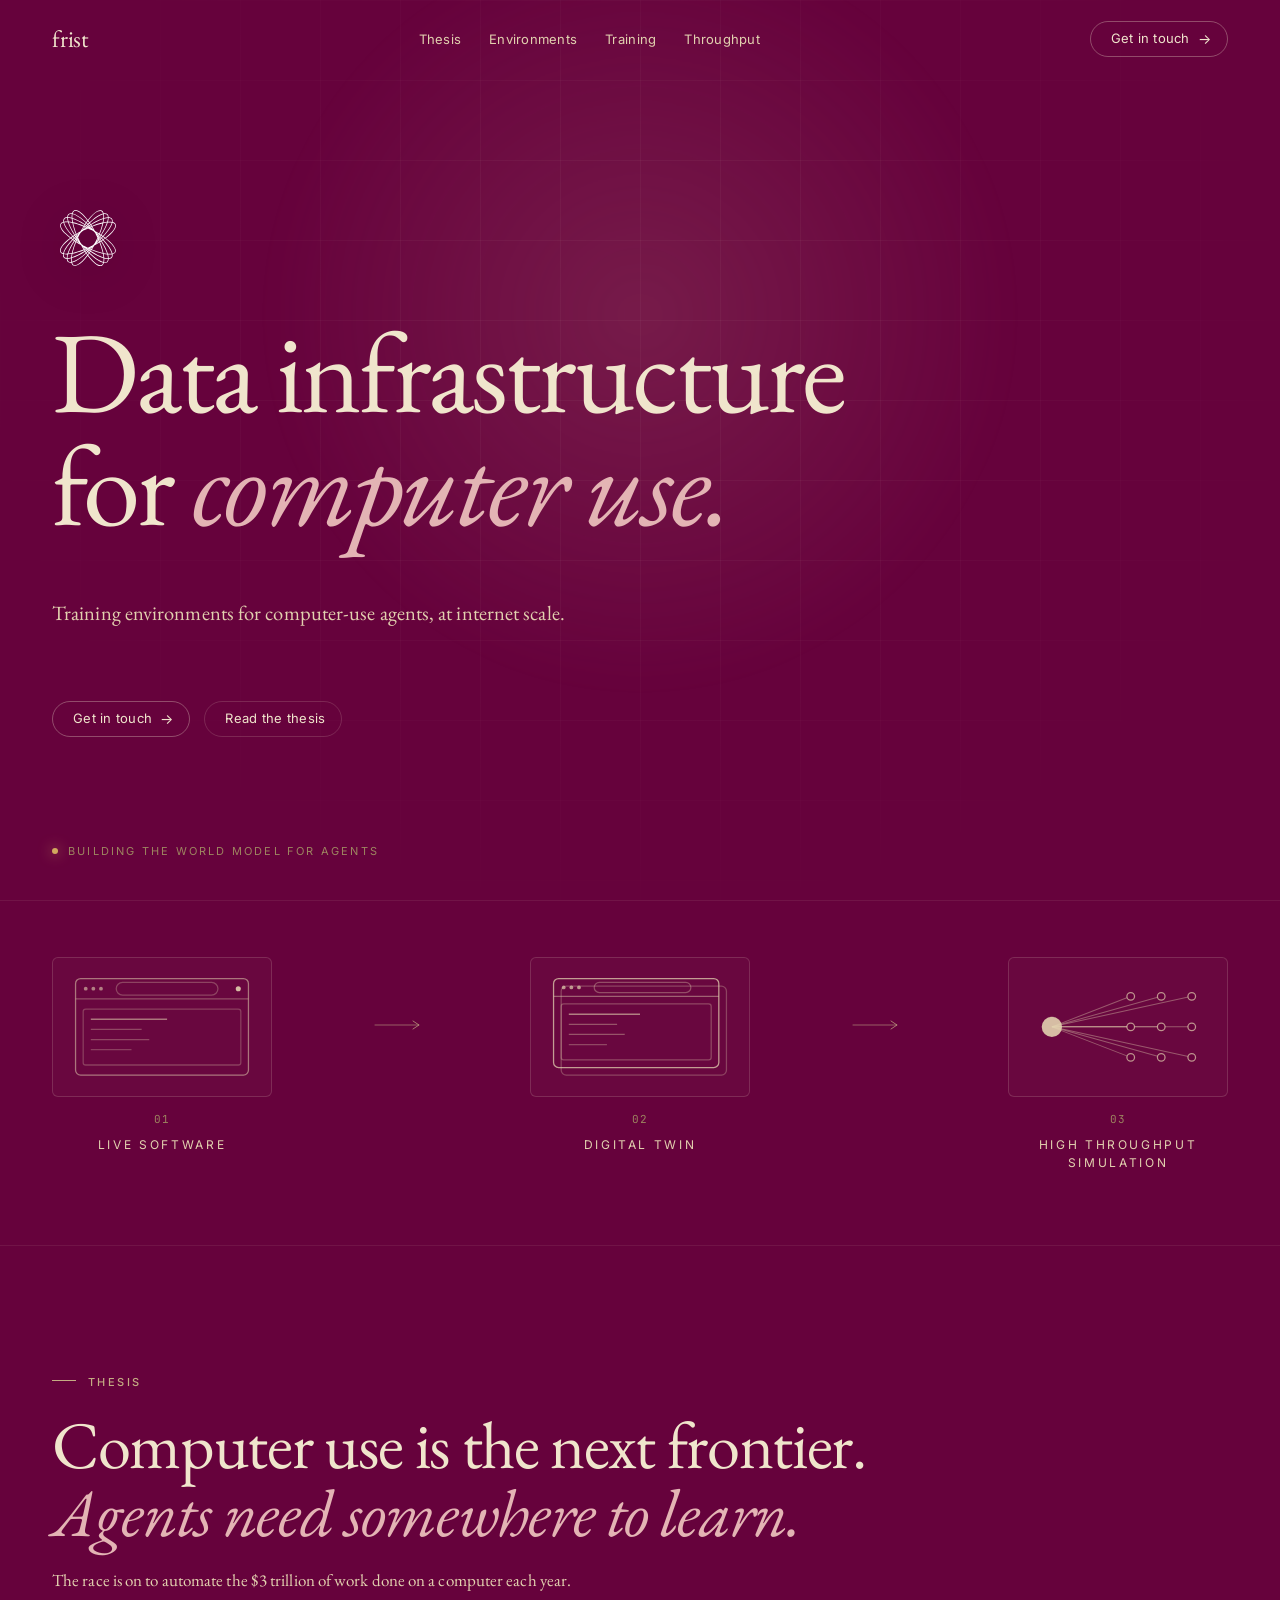
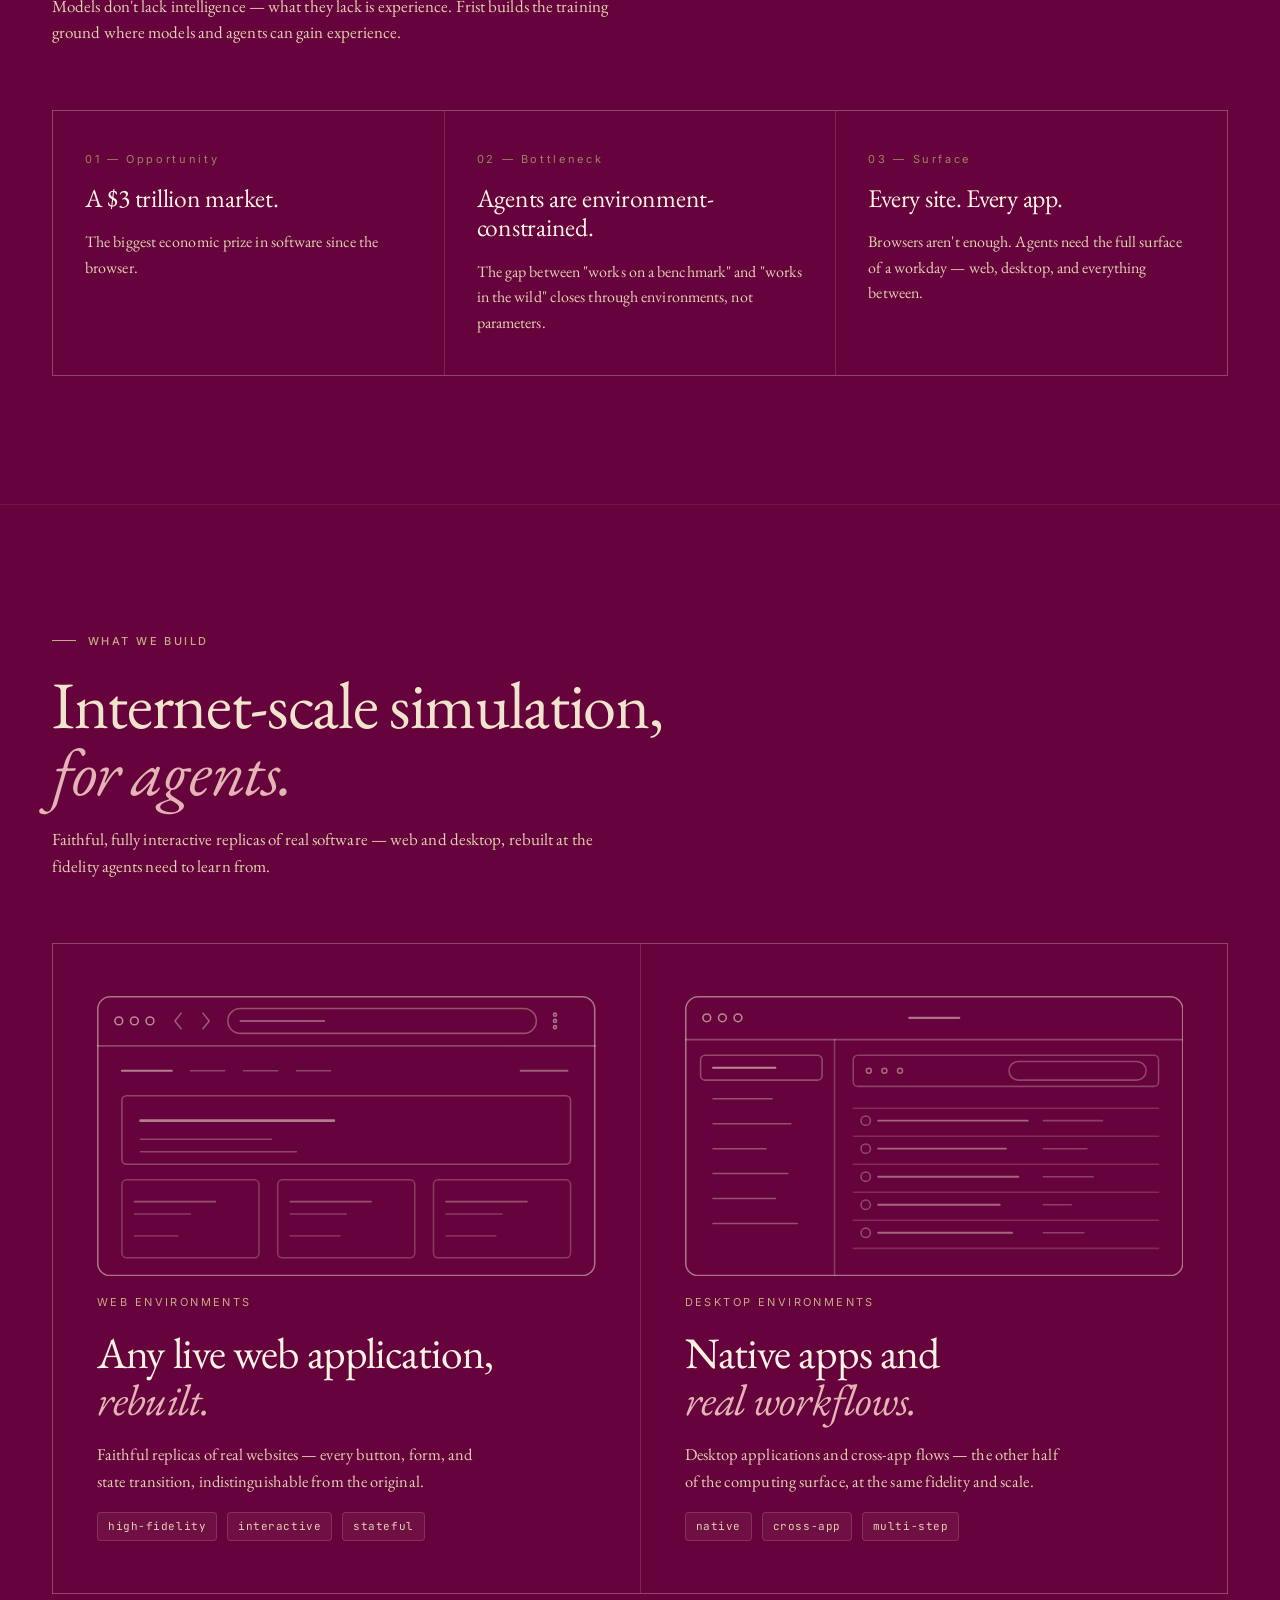
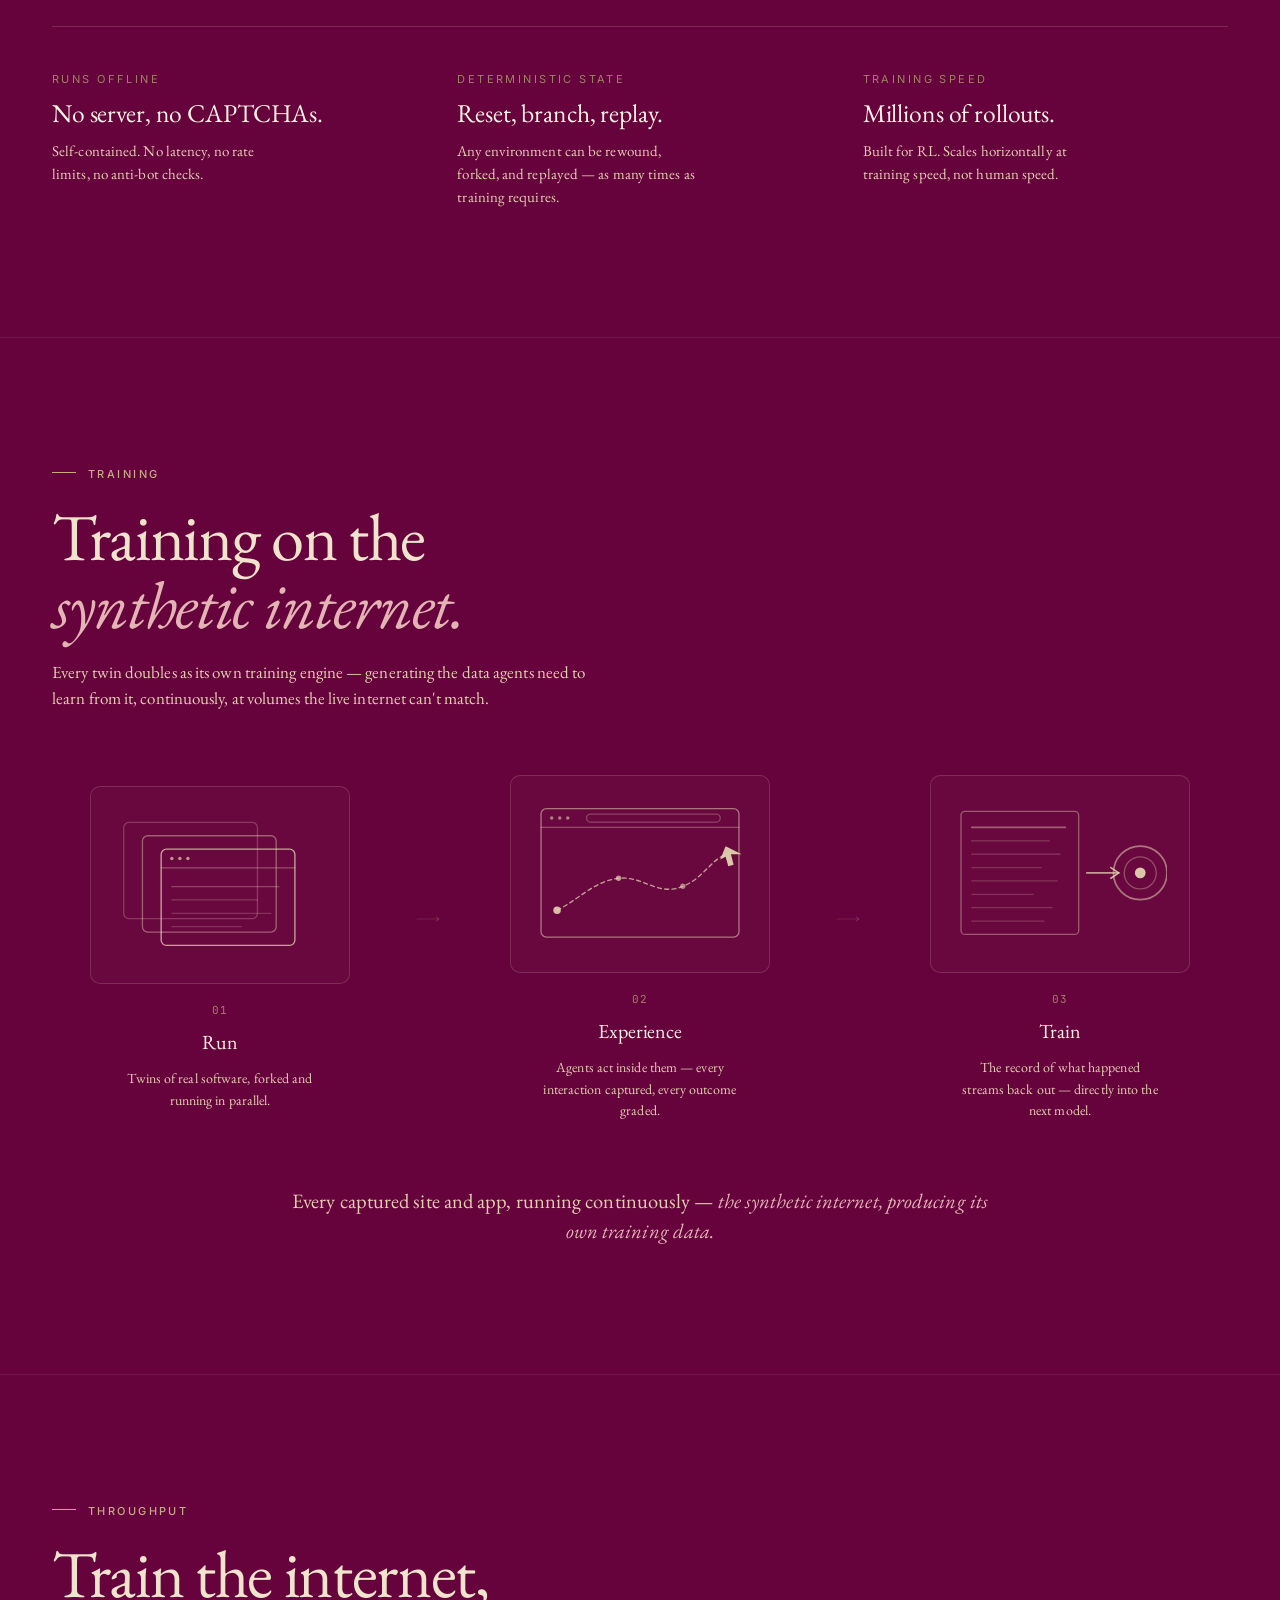
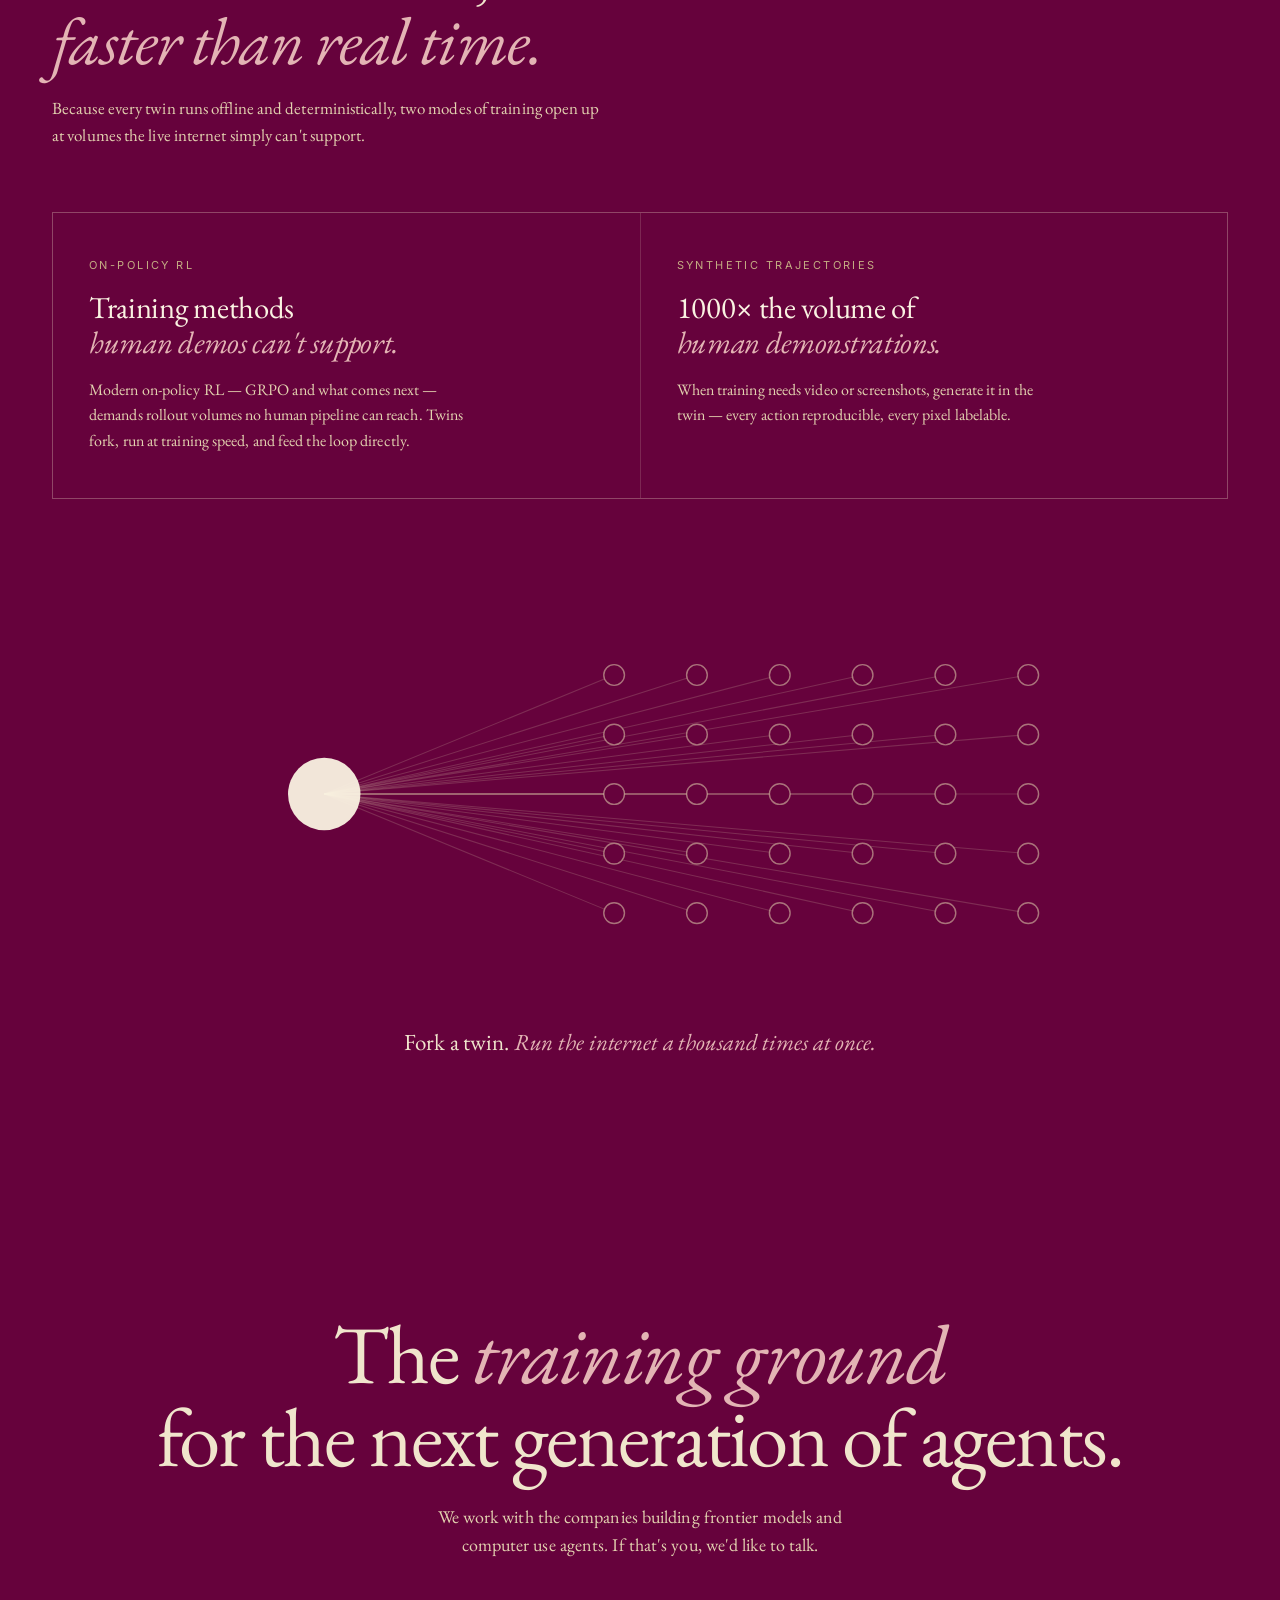
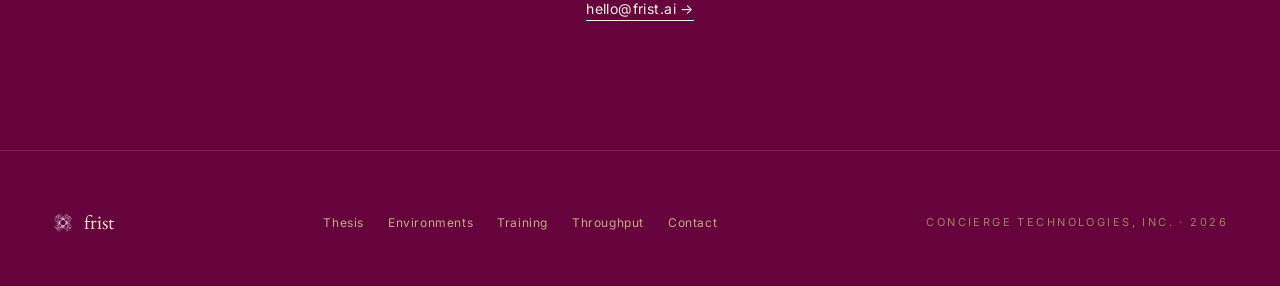
<file: index.html>
<!doctype html>
<html lang="en">
<head>
  <meta charset="utf-8" />
  <meta name="viewport" content="width=device-width, initial-scale=1" />
  <title>Frist — Data infrastructure for computer use</title>
  <meta name="description" content="Frist builds interactive replicas of real websites and desktop apps at internet scale — training environments where computer-use agents learn to operate real software." />
  <meta name="theme-color" content="#66023C" />

  <link rel="icon" type="image/svg+xml" href="assets/favicon.svg" />
  <link rel="mask-icon" href="assets/logo.svg" color="#66023C" />
  <link rel="apple-touch-icon" href="assets/favicon.svg" />
  <link rel="preconnect" href="https://fonts.googleapis.com" />
  <link rel="preconnect" href="https://fonts.gstatic.com" crossorigin />
  <link href="https://fonts.googleapis.com/css2?family=EB+Garamond:ital,wght@0,400;0,500;1,400&family=Inter:wght@400;500;600&family=JetBrains+Mono:wght@400;500&display=swap" rel="stylesheet" />

  <link rel="stylesheet" href="styles.css" />
</head>
<body>

  <!-- ============ NAV ============ -->
  <header class="nav" id="nav">
    <div class="container nav__inner">
      <a href="#top" class="nav__brand" aria-label="Frist home">
        <span>frist</span>
      </a>
      <nav class="nav__links" aria-label="Primary">
        <a href="#thesis" class="nav__link">Thesis</a>
        <a href="#environments" class="nav__link">Environments</a>
        <a href="#synthetic-internet" class="nav__link">Training</a>
        <a href="#throughput" class="nav__link">Throughput</a>
      </nav>
      <a href="#contact" class="btn">
        Get in touch <span class="arrow">→</span>
      </a>
    </div>
  </header>

  <!-- ============ HERO ============ -->
  <section class="hero" id="top">
    <div class="hero__grid"></div>
    <div class="hero__glow"></div>
    <div class="container hero__inner">
      <img class="hero__mark" src="assets/logo.svg" alt="Frist mark" data-reveal />
      <h1 class="hero__title" data-reveal style="--reveal-delay:80ms;">
        Data infrastructure<br />for <em>computer use.</em>
      </h1>
      <p class="hero__sub" data-reveal style="--reveal-delay:160ms;">
        Training environments for computer-use agents, at internet scale.
      </p>
      <div class="hero__cta" data-reveal style="--reveal-delay:240ms;">
        <a href="#contact" class="btn">Get in touch <span class="arrow">→</span></a>
        <a href="#thesis" class="btn btn--ghost">Read the thesis</a>
      </div>
    </div>
    <div class="container hero__meta">
      <div class="hero__meta-item">
        <span class="hero__meta-dot" aria-hidden="true"></span>
        <span>Building the world model for agents</span>
      </div>
    </div>
  </section>

  <!-- ============ PROCESS STRIP ============ -->
  <section class="process" aria-label="How it works">
    <div class="container">
      <ol class="process__flow">
        <li class="process__step" data-reveal>
          <div class="process__viz" aria-hidden="true">
            <svg viewBox="0 0 140 80" fill="none" stroke="currentColor" stroke-width="1" stroke-linejoin="round">
              <rect x="2" y="2" width="136" height="76" rx="4" opacity="0.55"/>
              <line x1="2" y1="18" x2="138" y2="18" opacity="0.35"/>
              <circle cx="10" cy="10" r="1.5" fill="currentColor" stroke="none" opacity="0.6"/>
              <circle cx="16" cy="10" r="1.5" fill="currentColor" stroke="none" opacity="0.6"/>
              <circle cx="22" cy="10" r="1.5" fill="currentColor" stroke="none" opacity="0.6"/>
              <rect x="34" y="5" width="80" height="10" rx="5" opacity="0.3"/>
              <rect x="8" y="26" width="124" height="44" rx="2" opacity="0.28"/>
              <line x1="14" y1="34" x2="74" y2="34" opacity="0.55" stroke-width="1.2"/>
              <line x1="14" y1="42" x2="54" y2="42" opacity="0.32"/>
              <line x1="14" y1="50" x2="60" y2="50" opacity="0.32"/>
              <line x1="14" y1="58" x2="46" y2="58" opacity="0.28"/>
              <circle cx="130" cy="10" r="2" fill="currentColor" stroke="none" opacity="0.9"/>
            </svg>
          </div>
          <span class="process__num">01</span>
          <span class="process__label">Live Software</span>
        </li>

        <li class="process__arrow" aria-hidden="true">
          <svg viewBox="0 0 56 12" fill="none" stroke="currentColor" stroke-width="1" stroke-linejoin="round" stroke-linecap="round">
            <line x1="2" y1="6" x2="46" y2="6" opacity="0.55"/>
            <path d="M40 2 L46 6 L40 10" opacity="0.7"/>
          </svg>
        </li>

        <li class="process__step" data-reveal style="--reveal-delay:80ms;">
          <div class="process__viz" aria-hidden="true">
            <svg viewBox="0 0 140 80" fill="none" stroke="currentColor" stroke-width="1" stroke-linejoin="round">
              <rect x="8" y="8" width="130" height="70" rx="4" opacity="0.3"/>
              <rect x="2" y="2" width="130" height="70" rx="4" opacity="0.75"/>
              <line x1="2" y1="16" x2="132" y2="16" opacity="0.45"/>
              <circle cx="10" cy="9" r="1.5" fill="currentColor" stroke="none" opacity="0.7"/>
              <circle cx="16" cy="9" r="1.5" fill="currentColor" stroke="none" opacity="0.7"/>
              <circle cx="22" cy="9" r="1.5" fill="currentColor" stroke="none" opacity="0.7"/>
              <rect x="34" y="5" width="76" height="8" rx="4" opacity="0.35"/>
              <rect x="8" y="22" width="118" height="44" rx="2" opacity="0.32"/>
              <line x1="14" y1="30" x2="70" y2="30" opacity="0.6" stroke-width="1.2"/>
              <line x1="14" y1="38" x2="52" y2="38" opacity="0.38"/>
              <line x1="14" y1="46" x2="58" y2="46" opacity="0.38"/>
              <line x1="14" y1="54" x2="44" y2="54" opacity="0.32"/>
            </svg>
          </div>
          <span class="process__num">02</span>
          <span class="process__label">Digital Twin</span>
        </li>

        <li class="process__arrow" aria-hidden="true">
          <svg viewBox="0 0 56 12" fill="none" stroke="currentColor" stroke-width="1" stroke-linejoin="round" stroke-linecap="round">
            <line x1="2" y1="6" x2="46" y2="6" opacity="0.55"/>
            <path d="M40 2 L46 6 L40 10" opacity="0.7"/>
          </svg>
        </li>

        <li class="process__step" data-reveal style="--reveal-delay:160ms;">
          <div class="process__viz" aria-hidden="true">
            <svg viewBox="0 0 140 80" fill="none" stroke="currentColor" stroke-width="1">
              <g class="process__lines" stroke-opacity="0.4" stroke-width="0.8">
                <line x1="18" y1="40" x2="80" y2="16"/>
                <line x1="18" y1="40" x2="80" y2="40"/>
                <line x1="18" y1="40" x2="80" y2="64"/>
                <line x1="18" y1="40" x2="104" y2="16"/>
                <line x1="18" y1="40" x2="104" y2="40"/>
                <line x1="18" y1="40" x2="104" y2="64"/>
                <line x1="18" y1="40" x2="128" y2="16"/>
                <line x1="18" y1="40" x2="128" y2="40"/>
                <line x1="18" y1="40" x2="128" y2="64"/>
              </g>
              <circle cx="18" cy="40" r="8" fill="currentColor" stroke="none" opacity="0.9"/>
              <g class="process__targets">
                <circle cx="80"  cy="16" r="3"/>
                <circle cx="80"  cy="40" r="3"/>
                <circle cx="80"  cy="64" r="3"/>
                <circle cx="104" cy="16" r="3"/>
                <circle cx="104" cy="40" r="3"/>
                <circle cx="104" cy="64" r="3"/>
                <circle cx="128" cy="16" r="3"/>
                <circle cx="128" cy="40" r="3"/>
                <circle cx="128" cy="64" r="3"/>
              </g>
            </svg>
          </div>
          <span class="process__num">03</span>
          <span class="process__label">High Throughput Simulation</span>
        </li>
      </ol>
    </div>
  </section>

  <!-- ============ THESIS ============ -->
  <section class="section" id="thesis">
    <div class="container">
      <header class="section__head" data-reveal>
        <span class="eyebrow">Thesis</span>
        <h2 class="section__title">
          Computer use is the next frontier.<br />
          <em>Agents need somewhere to learn.</em>
        </h2>
        <p class="section__lede">
          The race is on to automate the $3 trillion of work done on a computer
          each year. Models don't lack intelligence — what they lack is
          experience. Frist builds the training ground where models and agents
          can gain experience.
        </p>
      </header>

      <div class="thesis">
        <article class="thesis__cell" data-reveal>
          <span class="thesis__num">01 — Opportunity</span>
          <h3 class="thesis__h">A $3 trillion market.</h3>
          <p class="thesis__p">
            The biggest economic prize in software since the browser.
          </p>
        </article>

        <article class="thesis__cell" data-reveal style="--reveal-delay:80ms;">
          <span class="thesis__num">02 — Bottleneck</span>
          <h3 class="thesis__h">Agents are environment-constrained.</h3>
          <p class="thesis__p">
            The gap between "works on a benchmark" and "works in the wild" closes
            through environments, not parameters.
          </p>
        </article>

        <article class="thesis__cell" data-reveal style="--reveal-delay:160ms;">
          <span class="thesis__num">03 — Surface</span>
          <h3 class="thesis__h">Every site. Every app.</h3>
          <p class="thesis__p">
            Browsers aren't enough. Agents need the full surface of a workday —
            web, desktop, and everything between.
          </p>
        </article>
      </div>
    </div>
  </section>

  <!-- ============ ENVIRONMENTS ============ -->
  <section class="section" id="environments">
    <div class="container">
      <header class="section__head" data-reveal>
        <span class="eyebrow">What we build</span>
        <h2 class="section__title">
          Internet-scale simulation,<br />
          <em>for agents.</em>
        </h2>
        <p class="section__lede">
          Faithful, fully interactive replicas of real software — web and
          desktop, rebuilt at the fidelity agents need to learn from.
        </p>
      </header>

      <div class="capabilities">
        <article class="capability" data-reveal>
          <div class="capability__wire" aria-hidden="true">
            <svg viewBox="0 0 320 180" fill="none" stroke="currentColor" stroke-width="1" stroke-linecap="round" stroke-linejoin="round">
              <rect x="0.5" y="0.5" width="319" height="179" rx="8" opacity="0.5"/>
              <line x1="0" y1="32" x2="320" y2="32" opacity="0.3"/>
              <circle cx="14" cy="16" r="2.5" opacity="0.6"/>
              <circle cx="24" cy="16" r="2.5" opacity="0.6"/>
              <circle cx="34" cy="16" r="2.5" opacity="0.6"/>
              <path d="M54 11 l-4 5 4 5" opacity="0.4"/>
              <path d="M68 11 l4 5 -4 5" opacity="0.4"/>
              <rect x="84" y="8" width="198" height="16" rx="8" opacity="0.35"/>
              <line x1="92" y1="16" x2="146" y2="16" opacity="0.5"/>
              <circle cx="294" cy="12" r="1" opacity="0.5"/>
              <circle cx="294" cy="16" r="1" opacity="0.5"/>
              <circle cx="294" cy="20" r="1" opacity="0.5"/>
              <line x1="16" y1="48" x2="48" y2="48" opacity="0.55" stroke-width="1.4"/>
              <line x1="60" y1="48" x2="82" y2="48" opacity="0.3"/>
              <line x1="94" y1="48" x2="116" y2="48" opacity="0.3"/>
              <line x1="128" y1="48" x2="150" y2="48" opacity="0.3"/>
              <line x1="272" y1="48" x2="302" y2="48" opacity="0.4" stroke-width="1.4"/>
              <rect x="16" y="64" width="288" height="44" rx="3" opacity="0.3"/>
              <line x1="28" y1="80" x2="152" y2="80" opacity="0.55" stroke-width="1.8"/>
              <line x1="28" y1="92" x2="112" y2="92" opacity="0.3"/>
              <line x1="28" y1="100" x2="128" y2="100" opacity="0.3"/>
              <rect x="16" y="118" width="88" height="50" rx="3" opacity="0.25"/>
              <rect x="116" y="118" width="88" height="50" rx="3" opacity="0.25"/>
              <rect x="216" y="118" width="88" height="50" rx="3" opacity="0.25"/>
              <line x1="24" y1="132" x2="76" y2="132" opacity="0.35"/>
              <line x1="24" y1="140" x2="60" y2="140" opacity="0.25"/>
              <line x1="24" y1="154" x2="52" y2="154" opacity="0.2"/>
              <line x1="124" y1="132" x2="176" y2="132" opacity="0.35"/>
              <line x1="124" y1="140" x2="160" y2="140" opacity="0.25"/>
              <line x1="124" y1="154" x2="156" y2="154" opacity="0.2"/>
              <line x1="224" y1="132" x2="276" y2="132" opacity="0.35"/>
              <line x1="224" y1="140" x2="260" y2="140" opacity="0.25"/>
              <line x1="224" y1="154" x2="256" y2="154" opacity="0.2"/>
            </svg>
          </div>
          <span class="capability__label">Web environments</span>
          <h3 class="capability__h">Any live web application,<br /><em>rebuilt.</em></h3>
          <p class="capability__p">
            Faithful replicas of real websites — every button, form, and
            state transition, indistinguishable from the original.
          </p>
          <div class="capability__tags">
            <span class="tag">high-fidelity</span>
            <span class="tag">interactive</span>
            <span class="tag">stateful</span>
          </div>
        </article>

        <article class="capability" data-reveal style="--reveal-delay:120ms;">
          <div class="capability__wire" aria-hidden="true">
            <svg viewBox="0 0 320 180" fill="none" stroke="currentColor" stroke-width="1" stroke-linecap="round" stroke-linejoin="round">
              <rect x="0.5" y="0.5" width="319" height="179" rx="8" opacity="0.5"/>
              <line x1="0" y1="28" x2="320" y2="28" opacity="0.3"/>
              <circle cx="14" cy="14" r="2.5" opacity="0.6"/>
              <circle cx="24" cy="14" r="2.5" opacity="0.6"/>
              <circle cx="34" cy="14" r="2.5" opacity="0.6"/>
              <line x1="144" y1="14" x2="176" y2="14" opacity="0.5" stroke-width="1.5"/>
              <line x1="96" y1="28" x2="96" y2="180" opacity="0.25"/>
              <rect x="10" y="38" width="78" height="16" rx="3" opacity="0.32"/>
              <line x1="18" y1="46" x2="58" y2="46" opacity="0.6" stroke-width="1.3"/>
              <line x1="18" y1="66" x2="56" y2="66" opacity="0.35"/>
              <line x1="18" y1="82" x2="68" y2="82" opacity="0.35"/>
              <line x1="18" y1="98" x2="52" y2="98" opacity="0.35"/>
              <line x1="18" y1="114" x2="66" y2="114" opacity="0.35"/>
              <line x1="18" y1="130" x2="58" y2="130" opacity="0.35"/>
              <line x1="18" y1="146" x2="72" y2="146" opacity="0.35"/>
              <rect x="108" y="38" width="196" height="20" rx="3" opacity="0.28"/>
              <circle cx="118" cy="48" r="1.6" opacity="0.45"/>
              <circle cx="128" cy="48" r="1.6" opacity="0.45"/>
              <circle cx="138" cy="48" r="1.6" opacity="0.45"/>
              <rect x="208" y="42" width="88" height="12" rx="6" opacity="0.3"/>
              <line x1="108" y1="72" x2="304" y2="72" opacity="0.18"/>
              <circle cx="116" cy="80" r="3" opacity="0.32"/>
              <line x1="124" y1="80" x2="220" y2="80" opacity="0.45" stroke-width="1.2"/>
              <line x1="230" y1="80" x2="268" y2="80" opacity="0.28"/>
              <line x1="108" y1="90" x2="304" y2="90" opacity="0.18"/>
              <circle cx="116" cy="98" r="3" opacity="0.32"/>
              <line x1="124" y1="98" x2="206" y2="98" opacity="0.45" stroke-width="1.2"/>
              <line x1="230" y1="98" x2="258" y2="98" opacity="0.28"/>
              <line x1="108" y1="108" x2="304" y2="108" opacity="0.18"/>
              <circle cx="116" cy="116" r="3" opacity="0.32"/>
              <line x1="124" y1="116" x2="214" y2="116" opacity="0.45" stroke-width="1.2"/>
              <line x1="230" y1="116" x2="262" y2="116" opacity="0.28"/>
              <line x1="108" y1="126" x2="304" y2="126" opacity="0.18"/>
              <circle cx="116" cy="134" r="3" opacity="0.32"/>
              <line x1="124" y1="134" x2="202" y2="134" opacity="0.45" stroke-width="1.2"/>
              <line x1="230" y1="134" x2="248" y2="134" opacity="0.28"/>
              <line x1="108" y1="144" x2="304" y2="144" opacity="0.18"/>
              <circle cx="116" cy="152" r="3" opacity="0.32"/>
              <line x1="124" y1="152" x2="210" y2="152" opacity="0.45" stroke-width="1.2"/>
              <line x1="230" y1="152" x2="256" y2="152" opacity="0.28"/>
              <line x1="108" y1="162" x2="304" y2="162" opacity="0.18"/>
            </svg>
          </div>
          <span class="capability__label">Desktop environments</span>
          <h3 class="capability__h">Native apps and<br /><em>real workflows.</em></h3>
          <p class="capability__p">
            Desktop applications and cross-app flows — the other half of the
            computing surface, at the same fidelity and scale.
          </p>
          <div class="capability__tags">
            <span class="tag">native</span>
            <span class="tag">cross-app</span>
            <span class="tag">multi-step</span>
          </div>
        </article>
      </div>

      <div class="specs" data-reveal style="--reveal-delay:80ms;">
        <div class="spec">
          <div class="spec__label">Runs offline</div>
          <h4 class="spec__h">No server, no CAPTCHAs.</h4>
          <p class="spec__p">
            Self-contained. No latency, no rate limits, no anti-bot checks.
          </p>
        </div>
        <div class="spec">
          <div class="spec__label">Deterministic state</div>
          <h4 class="spec__h">Reset, branch, replay.</h4>
          <p class="spec__p">
            Any environment can be rewound, forked, and replayed — as many times
            as training requires.
          </p>
        </div>
        <div class="spec">
          <div class="spec__label">Training speed</div>
          <h4 class="spec__h">Millions of rollouts.</h4>
          <p class="spec__p">
            Built for RL. Scales horizontally at training speed, not human speed.
          </p>
        </div>
      </div>
    </div>
  </section>

  <!-- ============ SYNTHETIC INTERNET ============ -->
  <section class="section" id="synthetic-internet">
    <div class="container">
      <header class="section__head" data-reveal>
        <span class="eyebrow">Training</span>
        <h2 class="section__title">
          Training on the<br /><em>synthetic internet.</em>
        </h2>
        <p class="section__lede">
          Every twin doubles as its own training engine — generating the data
          agents need to learn from it, continuously, at volumes the live
          internet can't match.
        </p>
      </header>

      <ol class="pipeline" data-reveal>
        <li class="pipeline__stage">
          <div class="pipeline__viz" aria-hidden="true">
            <svg viewBox="0 0 160 112" fill="none" stroke="currentColor" stroke-width="1" stroke-linejoin="round" stroke-linecap="round">
              <rect x="8" y="10" width="100" height="72" rx="4" opacity="0.26"/>
              <rect x="22" y="20" width="100" height="72" rx="4" opacity="0.45"/>
              <rect x="36" y="30" width="100" height="72" rx="4" opacity="0.78"/>
              <line x1="36" y1="44" x2="136" y2="44" opacity="0.35"/>
              <circle cx="44" cy="37" r="1.3" fill="currentColor" stroke="none" opacity="0.7"/>
              <circle cx="50" cy="37" r="1.3" fill="currentColor" stroke="none" opacity="0.7"/>
              <circle cx="56" cy="37" r="1.3" fill="currentColor" stroke="none" opacity="0.7"/>
              <line x1="44" y1="58" x2="124" y2="58" opacity="0.32"/>
              <line x1="44" y1="68" x2="108" y2="68" opacity="0.24"/>
              <line x1="44" y1="78" x2="118" y2="78" opacity="0.22"/>
              <line x1="44" y1="88" x2="96" y2="88" opacity="0.22"/>
            </svg>
          </div>
          <span class="pipeline__num">01</span>
          <h3 class="pipeline__label">Run</h3>
          <p class="pipeline__desc">
            Twins of real software, forked and running in parallel.
          </p>
        </li>

        <li class="pipeline__arrow" aria-hidden="true">
          <svg viewBox="0 0 56 12" fill="none" stroke="currentColor" stroke-width="1" stroke-linejoin="round" stroke-linecap="round">
            <line x1="2" y1="6" x2="46" y2="6" opacity="0.45"/>
            <path d="M40 2 L46 6 L40 10" opacity="0.7"/>
          </svg>
        </li>

        <li class="pipeline__stage">
          <div class="pipeline__viz" aria-hidden="true">
            <svg viewBox="0 0 160 112" fill="none" stroke="currentColor" stroke-width="1" stroke-linejoin="round" stroke-linecap="round">
              <rect x="6" y="8" width="148" height="96" rx="4" opacity="0.55"/>
              <line x1="6" y1="22" x2="154" y2="22" opacity="0.35"/>
              <circle cx="14" cy="15" r="1.3" fill="currentColor" stroke="none" opacity="0.6"/>
              <circle cx="20" cy="15" r="1.3" fill="currentColor" stroke="none" opacity="0.6"/>
              <circle cx="26" cy="15" r="1.3" fill="currentColor" stroke="none" opacity="0.6"/>
              <rect x="40" y="12" width="100" height="6" rx="3" opacity="0.3"/>
              <path d="M18 84 C34 76 46 62 64 60 C82 58 94 74 112 66 C128 60 134 44 146 42" opacity="0.75" stroke-dasharray="3 2.5"/>
              <circle cx="18" cy="84" r="2.8" fill="currentColor" stroke="none" opacity="0.9"/>
              <circle cx="64" cy="60" r="2" fill="currentColor" stroke="none" opacity="0.72"/>
              <circle cx="112" cy="66" r="2" fill="currentColor" stroke="none" opacity="0.6"/>
              <path d="M144 36 L156 42 L148 42 L150 50 L146 51 L144 44 L140 46 Z" fill="currentColor" stroke="none" opacity="0.95"/>
            </svg>
          </div>
          <span class="pipeline__num">02</span>
          <h3 class="pipeline__label">Experience</h3>
          <p class="pipeline__desc">
            Agents act inside them — every interaction captured, every outcome
            graded.
          </p>
        </li>

        <li class="pipeline__arrow" aria-hidden="true">
          <svg viewBox="0 0 56 12" fill="none" stroke="currentColor" stroke-width="1" stroke-linejoin="round" stroke-linecap="round">
            <line x1="2" y1="6" x2="46" y2="6" opacity="0.45"/>
            <path d="M40 2 L46 6 L40 10" opacity="0.7"/>
          </svg>
        </li>

        <li class="pipeline__stage">
          <div class="pipeline__viz" aria-hidden="true">
            <svg viewBox="0 0 160 112" fill="none" stroke="currentColor" stroke-width="1" stroke-linejoin="round" stroke-linecap="round">
              <rect x="6" y="10" width="88" height="92" rx="3" opacity="0.42"/>
              <line x1="14" y1="22" x2="84" y2="22" opacity="0.45" stroke-width="1.2"/>
              <line x1="14" y1="32" x2="72" y2="32" opacity="0.25"/>
              <line x1="14" y1="42" x2="80" y2="42" opacity="0.25"/>
              <line x1="14" y1="52" x2="66" y2="52" opacity="0.22"/>
              <line x1="14" y1="62" x2="78" y2="62" opacity="0.22"/>
              <line x1="14" y1="72" x2="60" y2="72" opacity="0.22"/>
              <line x1="14" y1="82" x2="74" y2="82" opacity="0.22"/>
              <line x1="14" y1="92" x2="68" y2="92" opacity="0.22"/>
              <path d="M100 56 L124 56" opacity="0.75" stroke-width="1.2"/>
              <path d="M118 52 L124 56 L118 60" opacity="0.85" stroke-width="1.2"/>
              <circle cx="140" cy="56" r="20" opacity="0.55" stroke-width="1.3"/>
              <circle cx="140" cy="56" r="12" opacity="0.35"/>
              <circle cx="140" cy="56" r="4" fill="currentColor" stroke="none" opacity="0.95"/>
            </svg>
          </div>
          <span class="pipeline__num">03</span>
          <h3 class="pipeline__label">Train</h3>
          <p class="pipeline__desc">
            The record of what happened streams back out — directly into the
            next model.
          </p>
        </li>
      </ol>

      <p class="pipeline__caption" data-reveal style="--reveal-delay:120ms;">
        Every captured site and app, running continuously —
        <em>the synthetic internet, producing its own training data.</em>
      </p>
    </div>
  </section>

  <!-- ============ THROUGHPUT ============ -->
  <section class="section" id="throughput">
    <div class="container">
      <header class="section__head" data-reveal>
        <span class="eyebrow">Throughput</span>
        <h2 class="section__title">
          Train the internet,<br /><em>faster than real time.</em>
        </h2>
        <p class="section__lede">
          Because every twin runs offline and deterministically, two modes of
          training open up at volumes the live internet simply can't support.
        </p>
      </header>

      <div class="modes" data-reveal>
        <article class="mode">
          <span class="mode__label">On-policy RL</span>
          <h3 class="mode__h">Training methods<br /><em>human demos can't support.</em></h3>
          <p class="mode__p">
            Modern on-policy RL — GRPO and what comes next — demands rollout
            volumes no human pipeline can reach. Twins fork, run at training
            speed, and feed the loop directly.
          </p>
        </article>
        <article class="mode" style="--reveal-delay:120ms;">
          <span class="mode__label">Synthetic trajectories</span>
          <h3 class="mode__h">1000× the volume of<br /><em>human demonstrations.</em></h3>
          <p class="mode__p">
            When training needs video or screenshots, generate it in the twin —
            every action reproducible, every pixel labelable.
          </p>
        </article>
      </div>

      <figure class="rollout-band" data-reveal style="--reveal-delay:160ms;" aria-label="Parallel rollout fanout">
        <div class="rollout-band__viz" aria-hidden="true">
          <svg viewBox="0 0 680 320" fill="none" preserveAspectRatio="xMidYMid meet">
            <g class="rollout-band__lines" stroke="currentColor">
              <line x1="96" y1="160" x2="320" y2="68"/>
              <line x1="96" y1="160" x2="384" y2="68"/>
              <line x1="96" y1="160" x2="448" y2="68"/>
              <line x1="96" y1="160" x2="512" y2="68"/>
              <line x1="96" y1="160" x2="576" y2="68"/>
              <line x1="96" y1="160" x2="640" y2="68"/>
              <line x1="96" y1="160" x2="320" y2="114"/>
              <line x1="96" y1="160" x2="384" y2="114"/>
              <line x1="96" y1="160" x2="448" y2="114"/>
              <line x1="96" y1="160" x2="512" y2="114"/>
              <line x1="96" y1="160" x2="576" y2="114"/>
              <line x1="96" y1="160" x2="640" y2="114"/>
              <line x1="96" y1="160" x2="320" y2="160"/>
              <line x1="96" y1="160" x2="384" y2="160"/>
              <line x1="96" y1="160" x2="448" y2="160"/>
              <line x1="96" y1="160" x2="512" y2="160"/>
              <line x1="96" y1="160" x2="576" y2="160"/>
              <line x1="96" y1="160" x2="640" y2="160"/>
              <line x1="96" y1="160" x2="320" y2="206"/>
              <line x1="96" y1="160" x2="384" y2="206"/>
              <line x1="96" y1="160" x2="448" y2="206"/>
              <line x1="96" y1="160" x2="512" y2="206"/>
              <line x1="96" y1="160" x2="576" y2="206"/>
              <line x1="96" y1="160" x2="640" y2="206"/>
              <line x1="96" y1="160" x2="320" y2="252"/>
              <line x1="96" y1="160" x2="384" y2="252"/>
              <line x1="96" y1="160" x2="448" y2="252"/>
              <line x1="96" y1="160" x2="512" y2="252"/>
              <line x1="96" y1="160" x2="576" y2="252"/>
              <line x1="96" y1="160" x2="640" y2="252"/>
            </g>
            <g class="rollout-band__targets">
              <circle cx="320" cy="68" r="8"/>
              <circle cx="384" cy="68" r="8"/>
              <circle cx="448" cy="68" r="8"/>
              <circle cx="512" cy="68" r="8"/>
              <circle cx="576" cy="68" r="8"/>
              <circle cx="640" cy="68" r="8"/>
              <circle cx="320" cy="114" r="8"/>
              <circle cx="384" cy="114" r="8"/>
              <circle cx="448" cy="114" r="8"/>
              <circle cx="512" cy="114" r="8"/>
              <circle cx="576" cy="114" r="8"/>
              <circle cx="640" cy="114" r="8"/>
              <circle cx="320" cy="160" r="8"/>
              <circle cx="384" cy="160" r="8"/>
              <circle cx="448" cy="160" r="8"/>
              <circle cx="512" cy="160" r="8"/>
              <circle cx="576" cy="160" r="8"/>
              <circle cx="640" cy="160" r="8"/>
              <circle cx="320" cy="206" r="8"/>
              <circle cx="384" cy="206" r="8"/>
              <circle cx="448" cy="206" r="8"/>
              <circle cx="512" cy="206" r="8"/>
              <circle cx="576" cy="206" r="8"/>
              <circle cx="640" cy="206" r="8"/>
              <circle cx="320" cy="252" r="8"/>
              <circle cx="384" cy="252" r="8"/>
              <circle cx="448" cy="252" r="8"/>
              <circle cx="512" cy="252" r="8"/>
              <circle cx="576" cy="252" r="8"/>
              <circle cx="640" cy="252" r="8"/>
            </g>
            <circle class="rollout-band__source" cx="96" cy="160" r="28"/>
          </svg>
        </div>
        <figcaption class="rollout-band__caption">
          Fork a twin. <em>Run the internet a thousand times at once.</em>
        </figcaption>
      </figure>
    </div>
  </section>

  <!-- ============ CONTACT ============ -->
  <section class="cta-band" id="contact">
    <div class="container">
      <h2 class="cta-band__h" data-reveal>
        The <em>training ground</em><br />for the next generation of agents.
      </h2>
      <p class="cta-band__sub" data-reveal style="--reveal-delay:80ms;">
        We work with the companies building frontier models and computer use
        agents. If that's you, we'd like to talk.
      </p>
      <a href="mailto:hello@frist.ai" class="cta-band__mail" data-reveal style="--reveal-delay:160ms;">
        hello@frist.ai →
      </a>
    </div>
  </section>

  <!-- ============ FOOTER ============ -->
  <footer class="footer">
    <div class="container footer__inner">
      <div class="footer__brand">
        <img src="assets/logo.svg" alt="" aria-hidden="true" />
        <span>frist</span>
      </div>
      <nav class="footer__links" aria-label="Footer">
        <a href="#thesis">Thesis</a>
        <a href="#environments">Environments</a>
        <a href="#synthetic-internet">Training</a>
        <a href="#throughput">Throughput</a>
        <a href="mailto:hello@frist.ai">Contact</a>
      </nav>
      <div class="footer__meta">Concierge Technologies, Inc. · 2026</div>
    </div>
  </footer>

  <script src="script.js" defer></script>
</body>
</html>
</file>
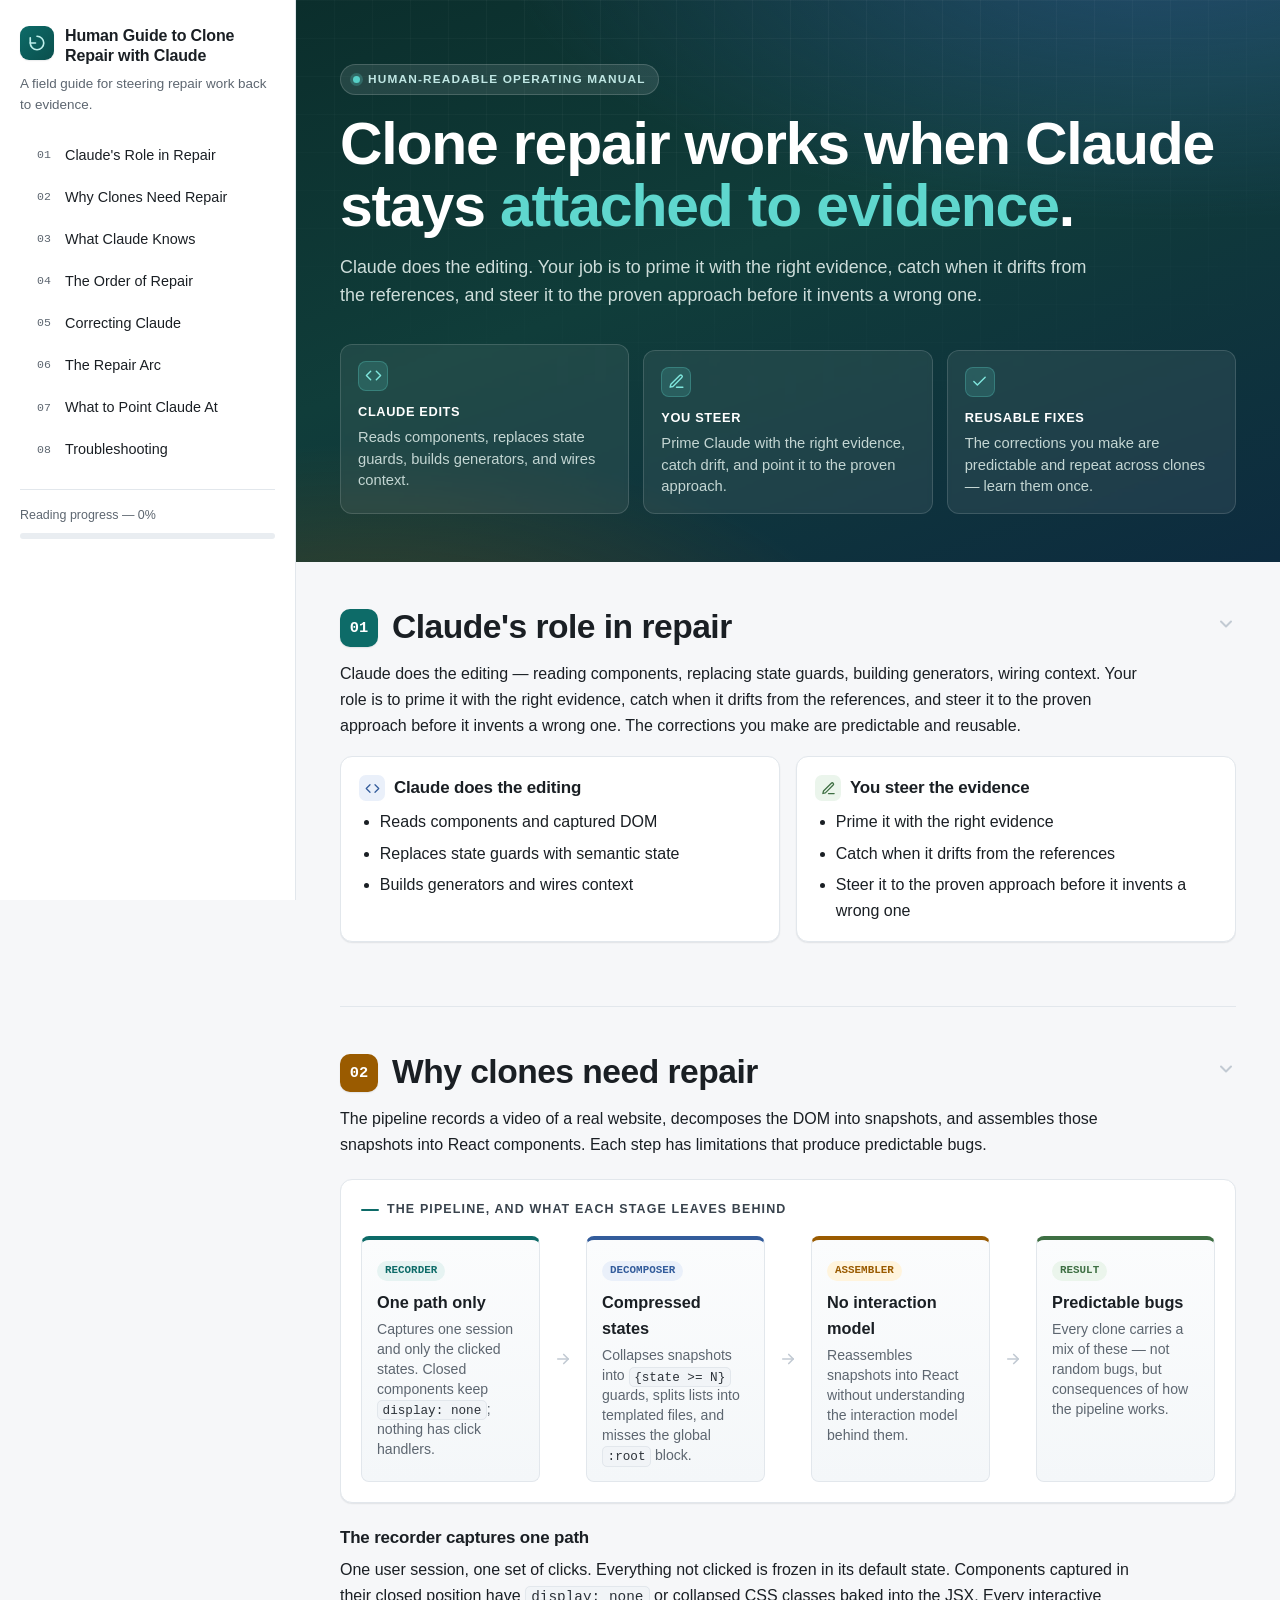
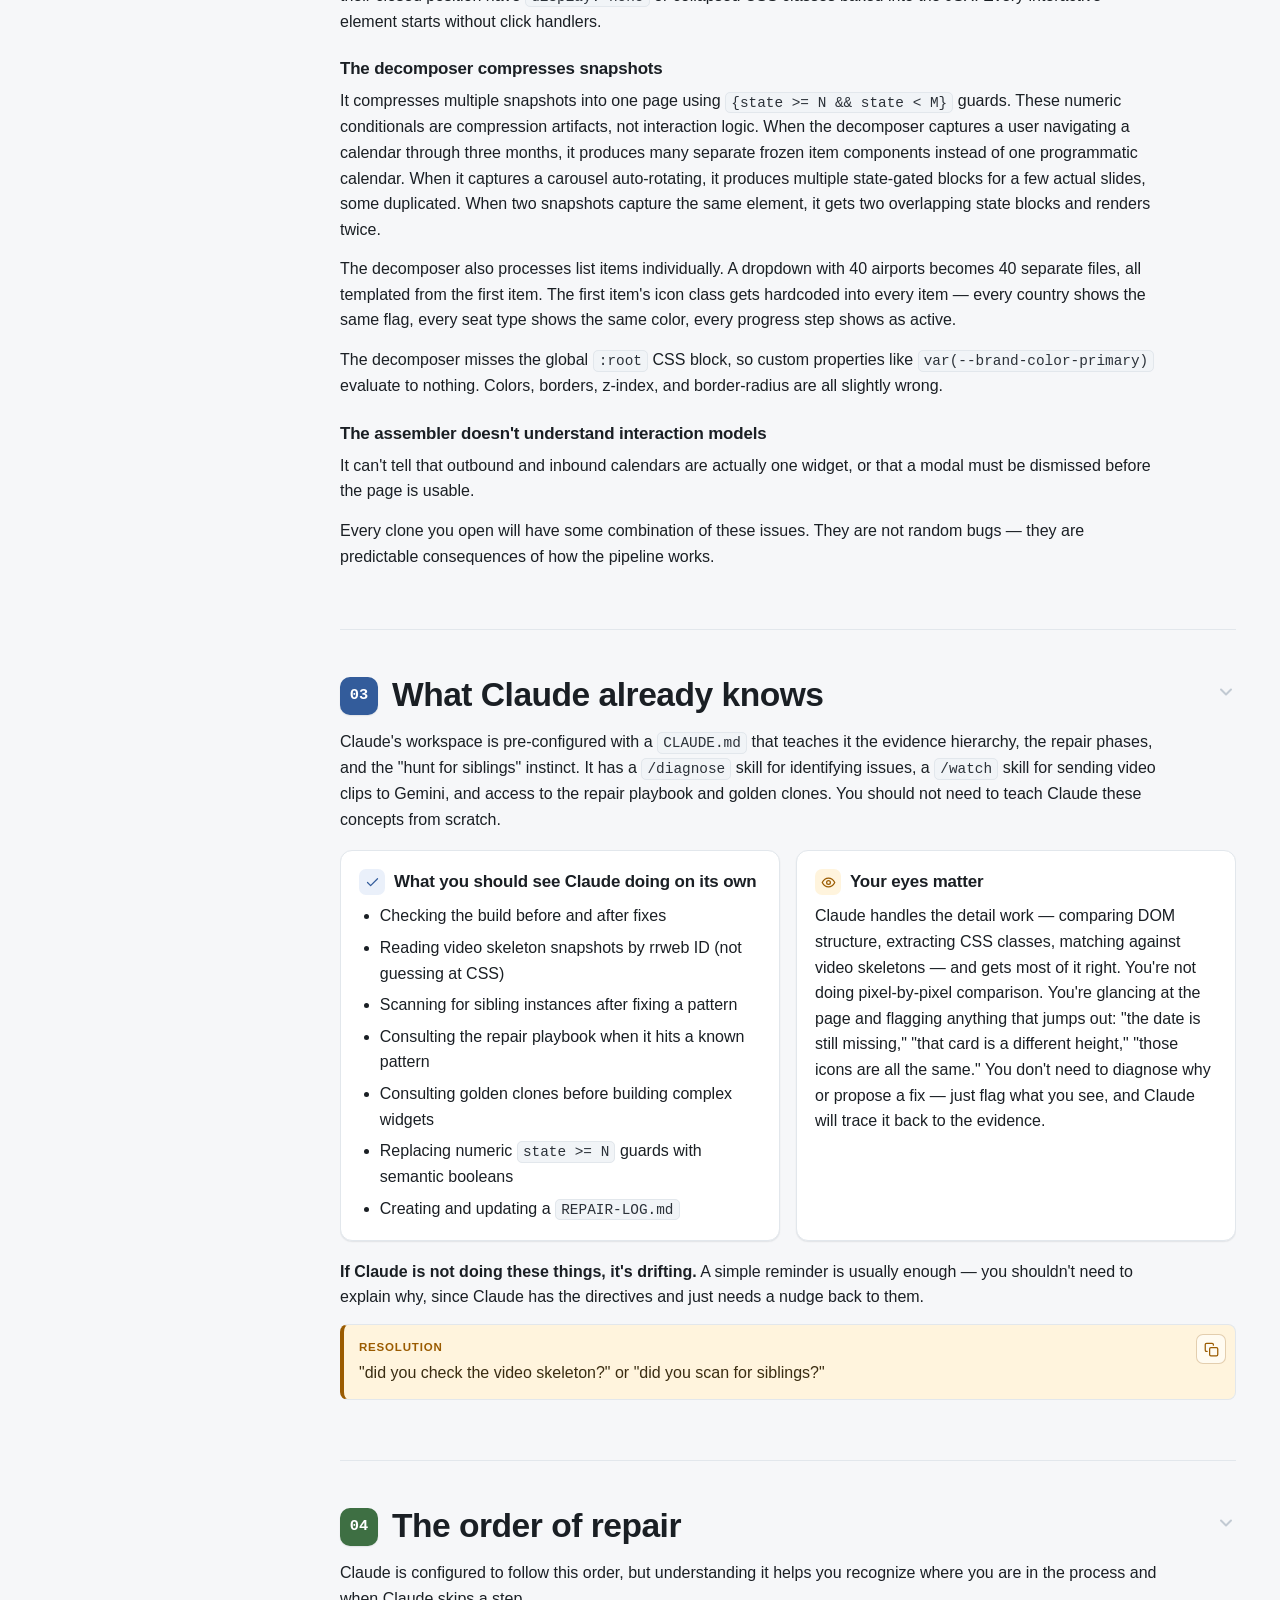
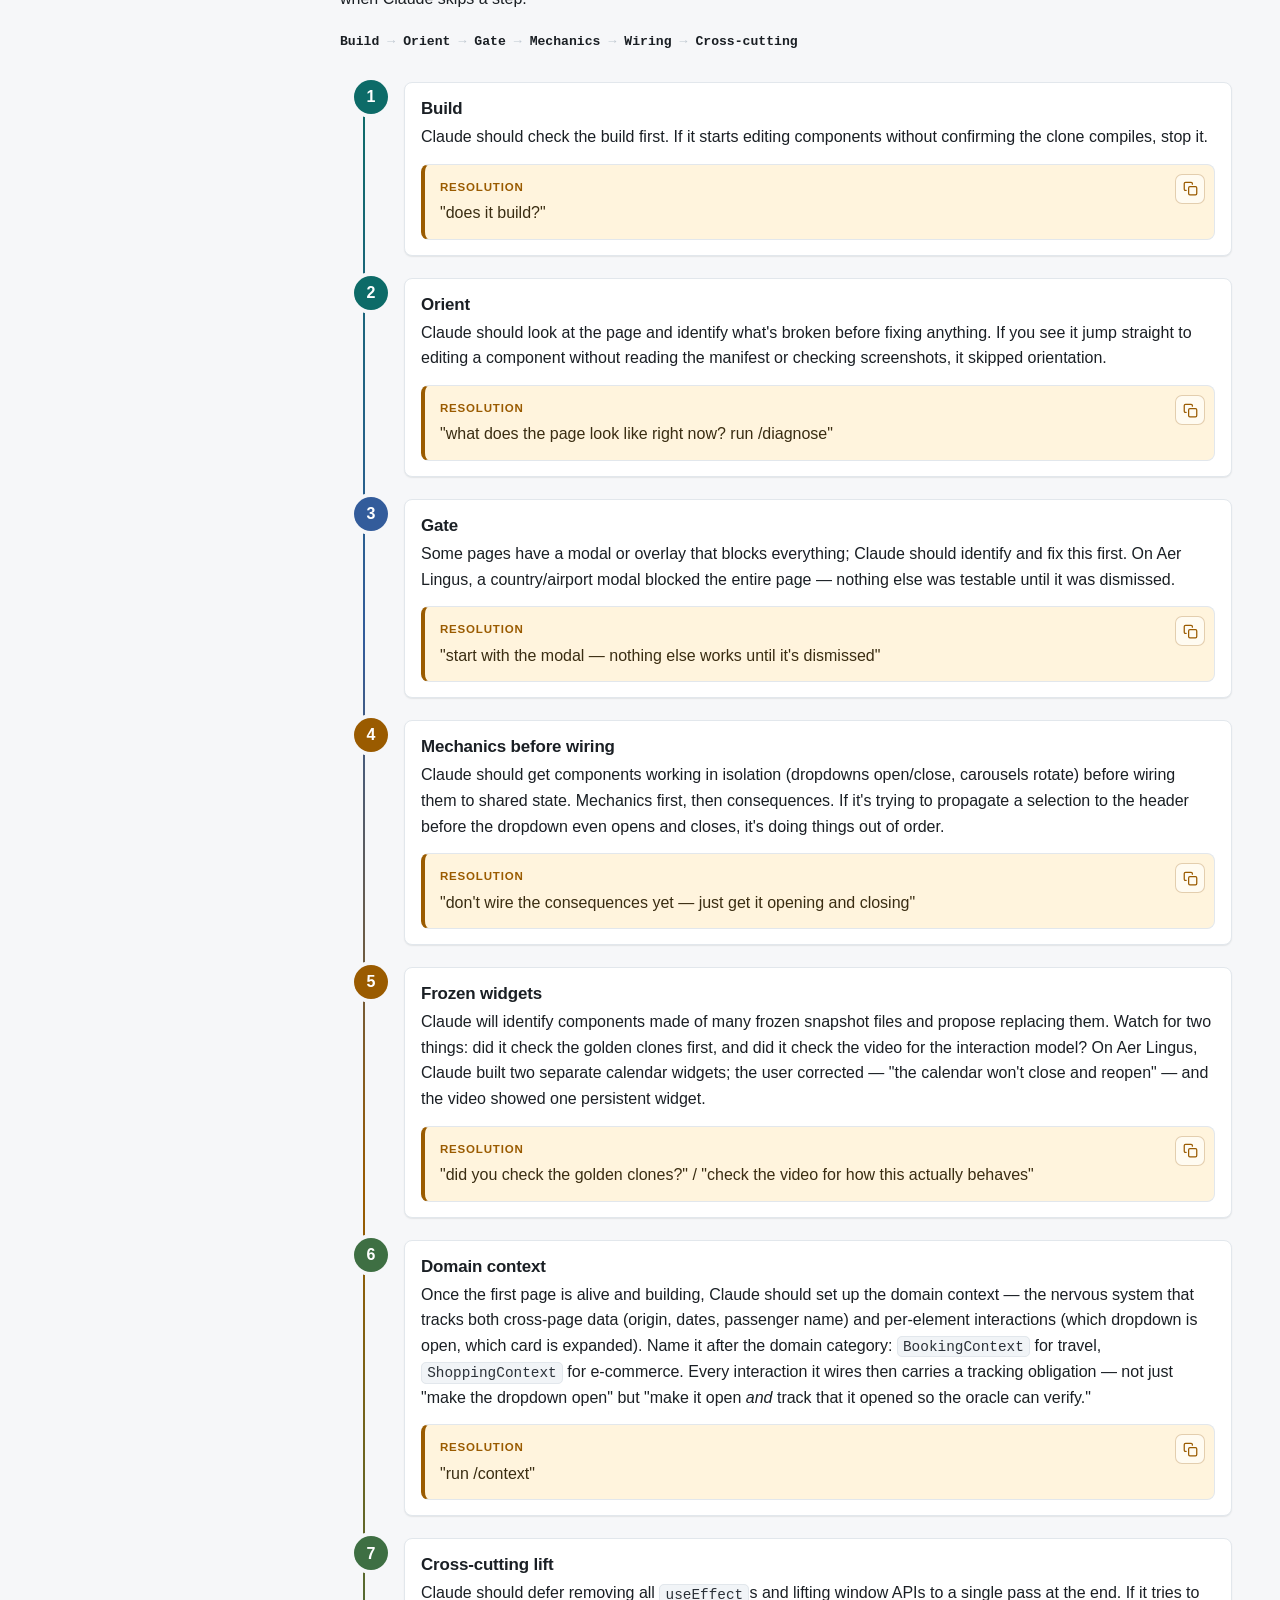
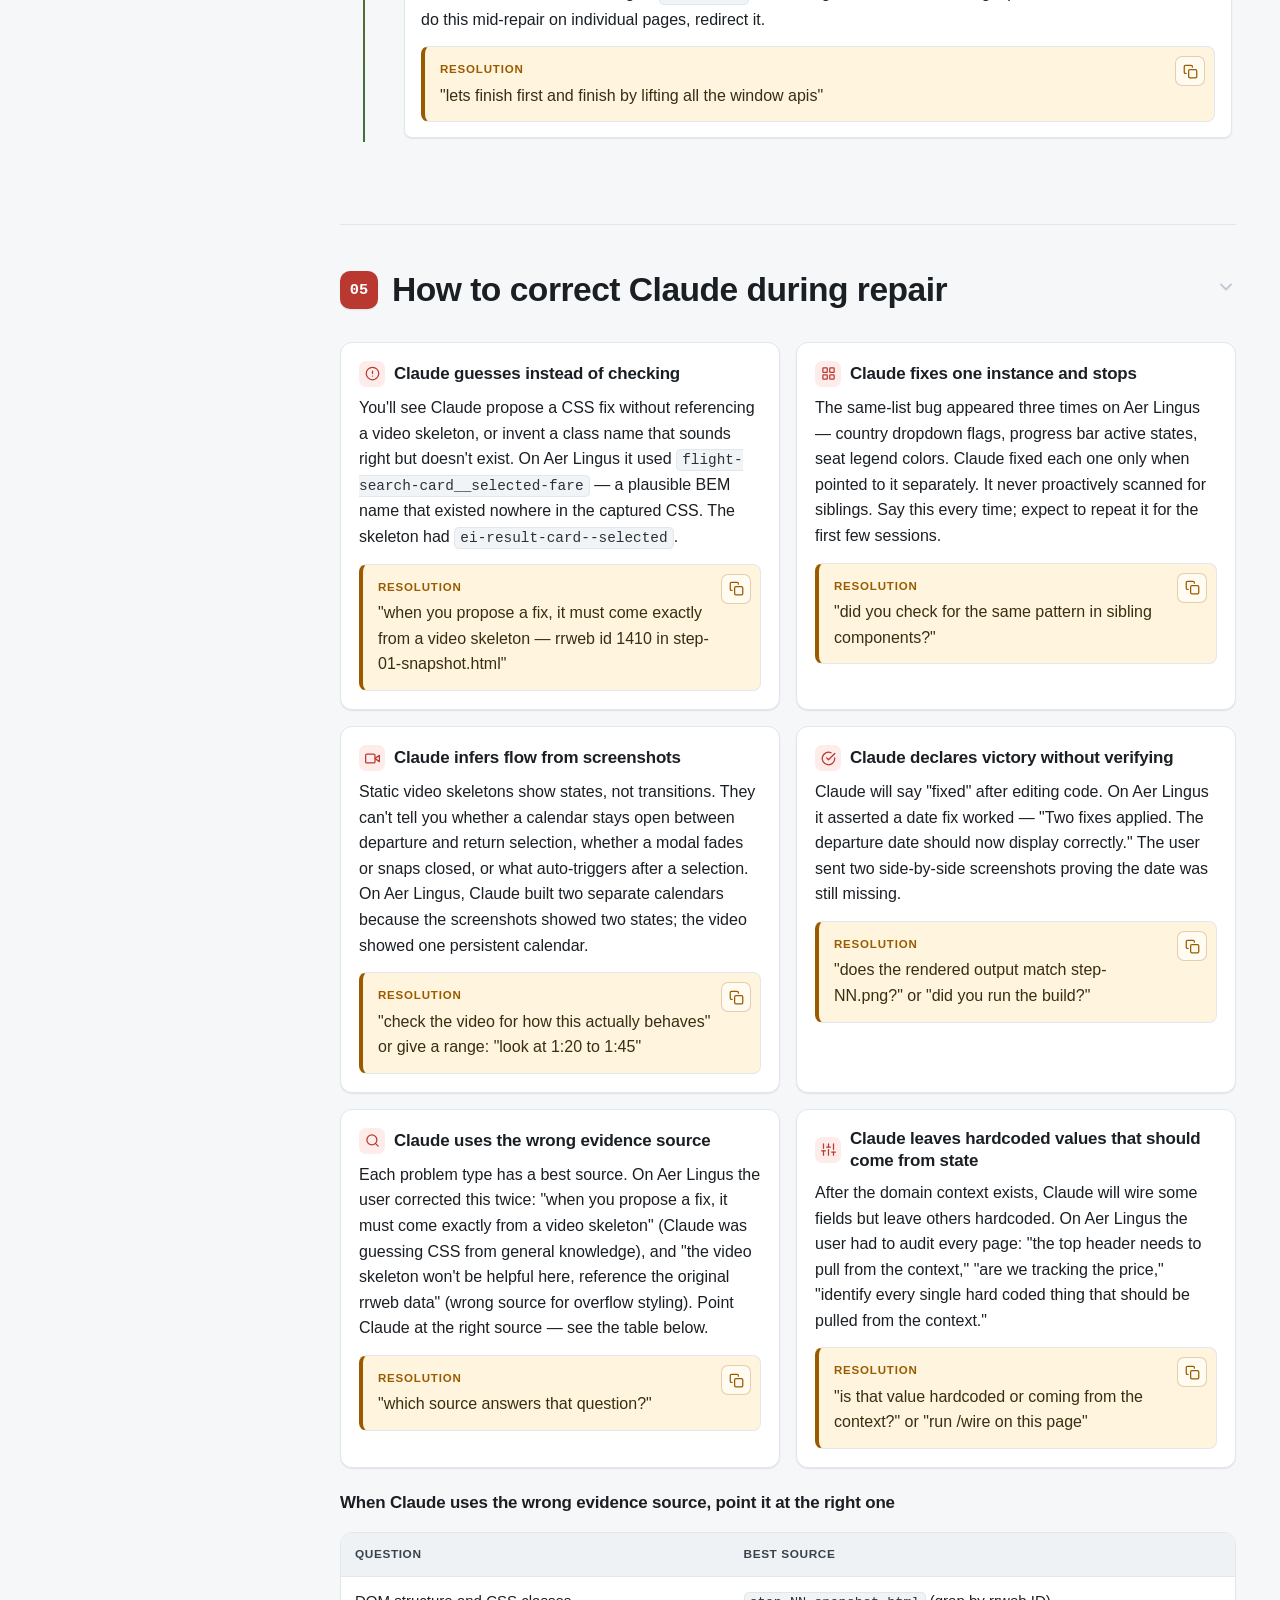
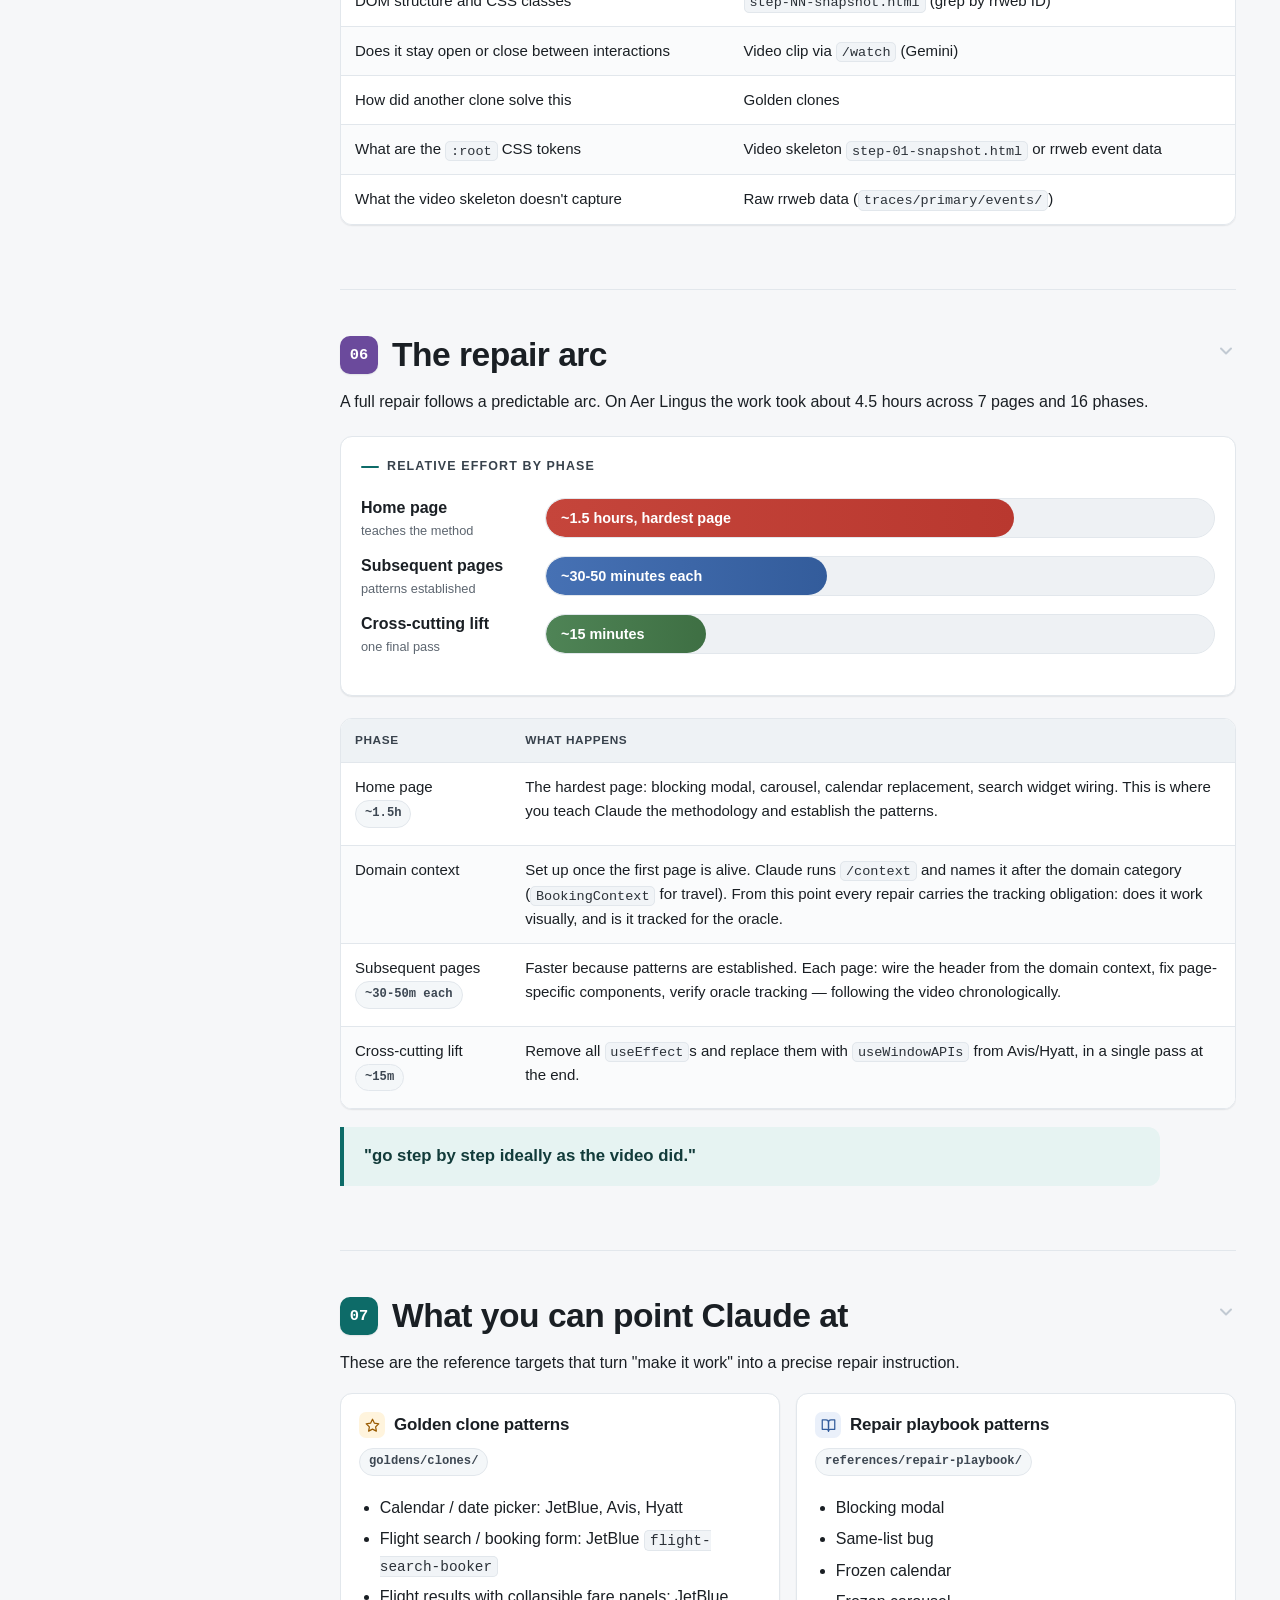
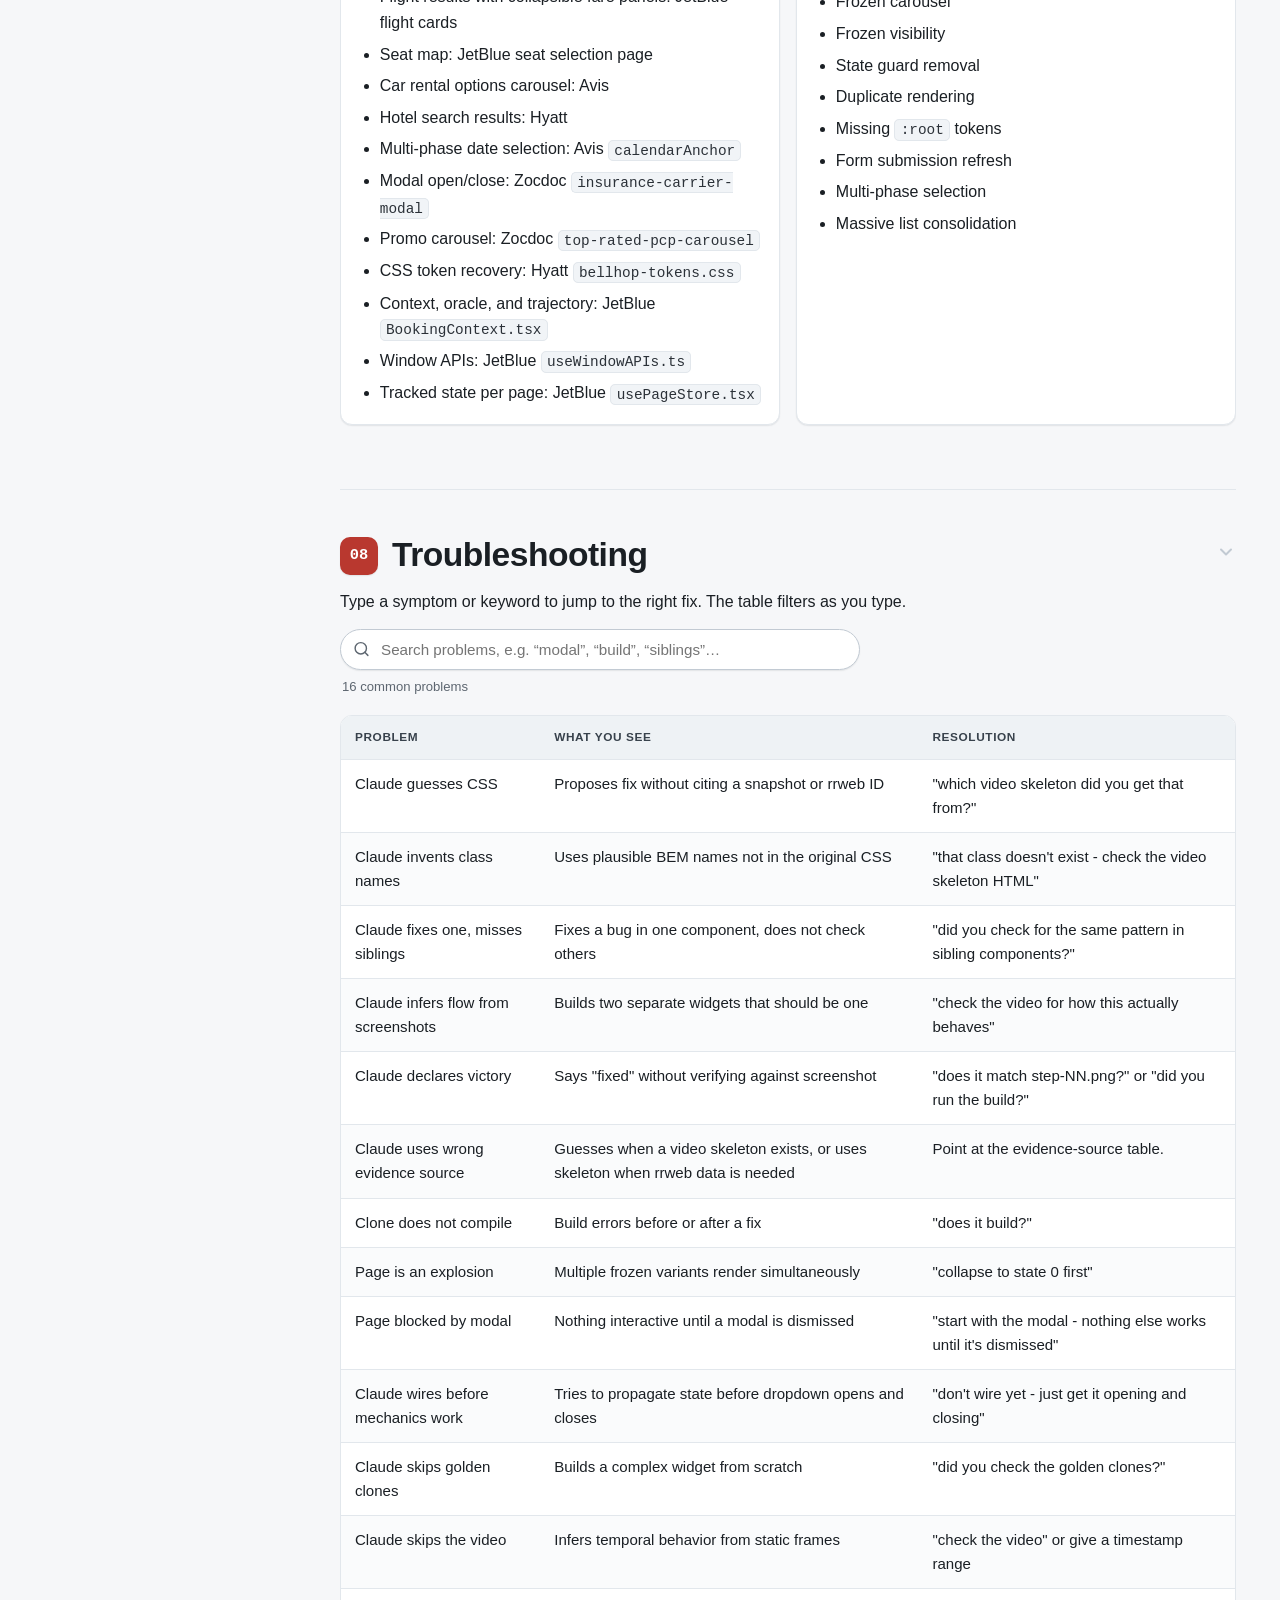
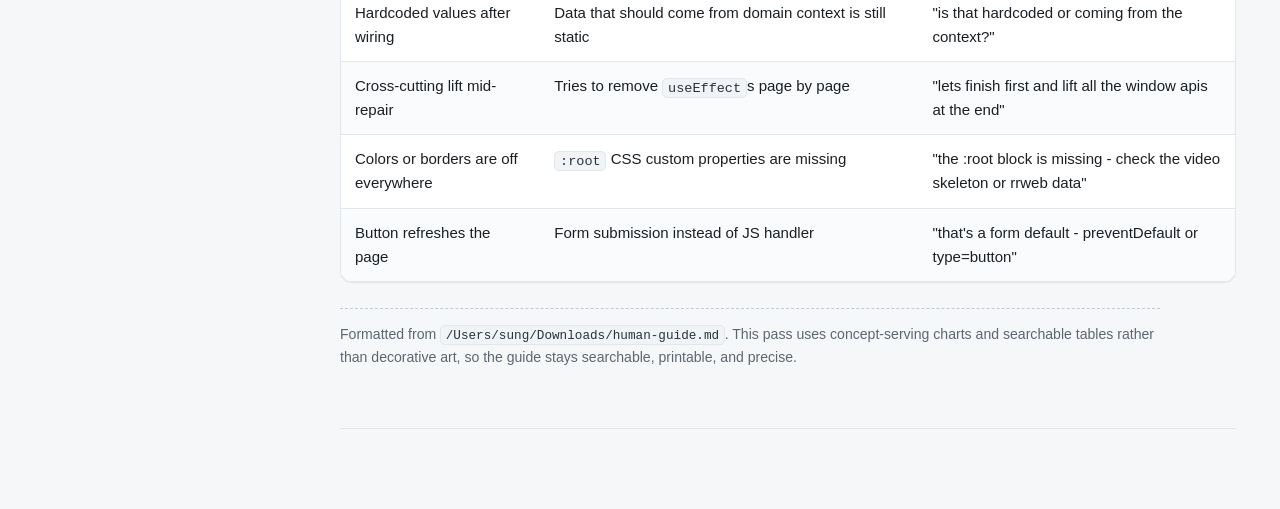
<file: human-guide.html>
<!doctype html>
<html lang="en">
<head>
  <meta charset="utf-8">
  <meta name="viewport" content="width=device-width, initial-scale=1">
  <title>Human Guide to Clone Repair with Claude</title>
  <style>
    :root {
      --bg: #f6f7f9;
      --paper: #ffffff;
      --paper-warm: #fffaf1;
      --ink: #1a1f24;
      --muted: #5d6670;
      --line: #e2e7ec;
      --line-strong: #c2cad3;
      --teal: #0d6b68;
      --teal-soft: #e6f3f2;
      --blue: #335c9b;
      --blue-soft: #eaf0fa;
      --amber: #9a5b00;
      --amber-soft: #fff4dd;
      --red: #b9382f;
      --red-soft: #fdecea;
      --green: #3e6f43;
      --green-soft: #ebf5ec;
      --purple: #6b4a9c;
      --purple-soft: #f0eaf8;
      --code: #f1f4f7;
      --nav-width: 296px;
      --radius: 12px;
      --radius-sm: 8px;
      --sans: -apple-system, BlinkMacSystemFont, "Segoe UI", Helvetica, Arial, sans-serif;
      --mono: "SFMono-Regular", Consolas, "Liberation Mono", Menlo, monospace;
      --shadow-sm: 0 1px 2px rgba(20, 30, 40, 0.05), 0 1px 1px rgba(20, 30, 40, 0.04);
      --shadow-md: 0 6px 20px rgba(20, 30, 40, 0.08);
    }

    * { box-sizing: border-box; }

    html {
      background: var(--bg);
      color: var(--ink);
      font-family: var(--sans);
      font-size: 16px;
      line-height: 1.6;
      scroll-behavior: smooth;
      -webkit-font-smoothing: antialiased;
    }

    body { margin: 0; }

    a {
      color: var(--teal);
      text-decoration-thickness: 1px;
      text-underline-offset: 3px;
    }

    code {
      padding: 0.12em 0.36em;
      border: 1px solid var(--line);
      border-radius: 5px;
      background: var(--code);
      font-family: var(--mono);
      font-size: 0.9em;
      color: #2b3138;
    }

    /* ---------- scroll progress ---------- */
    #progress {
      position: fixed;
      top: 0; left: 0;
      height: 3px;
      width: 0;
      z-index: 50;
      background: linear-gradient(90deg, var(--teal), var(--blue), var(--amber));
      transition: width 0.08s linear;
    }

    .layout {
      display: grid;
      grid-template-columns: var(--nav-width) minmax(0, 1fr);
      min-height: 100vh;
    }

    /* ---------- sidebar ---------- */
    aside {
      position: sticky;
      top: 0;
      height: 100vh;
      padding: 26px 20px;
      border-right: 1px solid var(--line);
      background: var(--paper);
      overflow: auto;
    }

    .brand {
      display: flex;
      gap: 11px;
      align-items: flex-start;
      margin-bottom: 4px;
    }

    .brand .mark {
      flex: 0 0 auto;
      width: 34px; height: 34px;
      border-radius: 9px;
      background: linear-gradient(135deg, var(--teal), #0a4f4d);
      display: grid; place-items: center;
      box-shadow: var(--shadow-sm);
    }

    aside h2 {
      margin: 0;
      font-size: 1.0rem;
      line-height: 1.28;
      letter-spacing: -0.01em;
    }

    .nav-note {
      margin: 6px 0 20px;
      color: var(--muted);
      font-size: 0.84rem;
    }

    nav { display: grid; gap: 3px; }

    nav a {
      display: grid;
      grid-template-columns: 22px 1fr;
      gap: 10px;
      align-items: center;
      padding: 8px 10px;
      border-radius: 8px;
      color: var(--ink);
      font-size: 0.9rem;
      text-decoration: none;
      border-left: 3px solid transparent;
      transition: background 0.12s, border-color 0.12s;
    }

    nav a span.num {
      color: var(--muted);
      font-family: var(--mono);
      font-size: 0.72rem;
      text-align: center;
    }

    nav a:hover,
    nav a:focus-visible {
      background: var(--teal-soft);
      outline: none;
    }

    nav a.active {
      background: var(--teal-soft);
      border-left-color: var(--teal);
      font-weight: 650;
    }

    nav a.active span.num { color: var(--teal); }

    .nav-progress {
      margin-top: 20px;
      padding-top: 16px;
      border-top: 1px solid var(--line);
      color: var(--muted);
      font-size: 0.78rem;
    }

    .nav-progress .track {
      margin-top: 7px;
      height: 6px;
      border-radius: 999px;
      background: #e9edf1;
      overflow: hidden;
    }
    .nav-progress .fill {
      height: 100%;
      width: 0;
      border-radius: 999px;
      background: linear-gradient(90deg, var(--teal), var(--blue));
      transition: width 0.1s linear;
    }

    /* ---------- main ---------- */
    main {
      width: min(1080px, 100%);
      padding: 0 0 80px;
    }

    /* ---------- hero ---------- */
    header.hero {
      position: relative;
      overflow: hidden;
      padding: 64px 44px 48px;
      color: #eaf2f1;
      background:
        radial-gradient(1100px 460px at 88% -10%, rgba(51, 92, 155, 0.55), transparent 60%),
        radial-gradient(900px 420px at 8% 120%, rgba(154, 91, 0, 0.35), transparent 55%),
        linear-gradient(160deg, #0b2e2c 0%, #103d3a 45%, #0d2b3f 100%);
    }

    .hero::after {
      content: "";
      position: absolute;
      inset: 0;
      background-image:
        linear-gradient(rgba(255,255,255,0.035) 1px, transparent 1px),
        linear-gradient(90deg, rgba(255,255,255,0.035) 1px, transparent 1px);
      background-size: 38px 38px;
      mask-image: radial-gradient(80% 80% at 50% 0%, #000 30%, transparent 100%);
      pointer-events: none;
    }

    .hero > * { position: relative; z-index: 1; }

    .eyebrow {
      display: inline-flex;
      align-items: center;
      gap: 8px;
      margin: 0 0 18px;
      padding: 5px 12px;
      border-radius: 999px;
      background: rgba(255,255,255,0.1);
      border: 1px solid rgba(255,255,255,0.16);
      color: #bfe6e3;
      font-size: 0.74rem;
      font-weight: 800;
      letter-spacing: 0.1em;
      text-transform: uppercase;
    }
    .eyebrow .dot {
      width: 7px; height: 7px; border-radius: 50%;
      background: #57d0c8;
      box-shadow: 0 0 0 3px rgba(87,208,200,0.25);
    }

    .hero h1 {
      max-width: 940px;
      margin: 0 0 16px;
      font-size: clamp(2.1rem, 4.6vw, 3.7rem);
      line-height: 1.05;
      letter-spacing: -0.02em;
      color: #ffffff;
    }
    .hero h1 .hl { color: #5fd7ce; }

    .hero .subtitle {
      max-width: 760px;
      margin: 0;
      color: #cdddda;
      font-size: 1.12rem;
    }

    .summary {
      display: grid;
      grid-template-columns: repeat(3, minmax(0, 1fr));
      gap: 14px;
      margin: 34px 0 0;
      padding: 0;
      list-style: none;
    }

    .summary li {
      padding: 16px 17px;
      border-radius: var(--radius);
      background: rgba(255,255,255,0.07);
      border: 1px solid rgba(255,255,255,0.14);
      backdrop-filter: blur(2px);
    }

    .summary .ic {
      width: 30px; height: 30px;
      margin-bottom: 11px;
      border-radius: 8px;
      display: grid; place-items: center;
      background: rgba(95,215,206,0.16);
      border: 1px solid rgba(95,215,206,0.28);
    }

    .summary strong {
      display: block;
      margin-bottom: 5px;
      color: #ffffff;
      font-size: 0.8rem;
      letter-spacing: 0.05em;
      text-transform: uppercase;
    }

    .summary span {
      display: block;
      color: #c4d6d3;
      font-size: 0.92rem;
      line-height: 1.45;
    }

    /* ---------- sections ---------- */
    .body-pad { padding: 0 44px; }

    section {
      padding: 46px 0;
      border-bottom: 1px solid var(--line);
      scroll-margin-top: 16px;
    }

    .sec-head {
      display: flex;
      align-items: center;
      gap: 14px;
      margin-bottom: 14px;
      cursor: pointer;
      user-select: none;
    }

    .sec-badge {
      flex: 0 0 auto;
      width: 38px; height: 38px;
      border-radius: 10px;
      display: grid; place-items: center;
      color: #fff;
      font-family: var(--mono);
      font-weight: 800;
      font-size: 0.96rem;
      background: var(--teal);
      box-shadow: var(--shadow-sm);
    }
    section[data-accent="blue"]   .sec-badge { background: var(--blue); }
    section[data-accent="amber"]  .sec-badge { background: var(--amber); }
    section[data-accent="red"]    .sec-badge { background: var(--red); }
    section[data-accent="green"]  .sec-badge { background: var(--green); }
    section[data-accent="purple"] .sec-badge { background: var(--purple); }

    .sec-head h2 {
      margin: 0;
      flex: 1 1 auto;
      font-size: clamp(1.55rem, 2.7vw, 2.1rem);
      line-height: 1.16;
      letter-spacing: -0.015em;
    }

    .chevron {
      flex: 0 0 auto;
      color: var(--line-strong);
      transition: transform 0.2s ease;
    }
    section.collapsed .chevron { transform: rotate(-90deg); }

    .section-body {
      overflow: hidden;
      transition: max-height 0.32s ease, opacity 0.22s ease;
    }
    section.collapsed .section-body {
      max-height: 0 !important;
      opacity: 0;
    }

    h3 {
      margin: 24px 0 8px;
      font-size: 1.06rem;
      line-height: 1.3;
      letter-spacing: -0.01em;
    }

    p { max-width: 820px; margin: 0 0 14px; }
    ul, ol { margin: 0 0 16px; padding-left: 1.3rem; }
    li + li { margin-top: 6px; }

    blockquote {
      max-width: 820px;
      margin: 18px 0;
      padding: 16px 20px;
      border-left: 4px solid var(--teal);
      border-radius: 0 var(--radius) var(--radius) 0;
      background: var(--teal-soft);
      color: #123b3a;
      font-weight: 650;
      font-size: 1.05rem;
    }

    /* ---------- tables ---------- */
    .table-wrap {
      margin: 18px 0;
      border: 1px solid var(--line);
      border-radius: var(--radius);
      overflow: hidden;
      box-shadow: var(--shadow-sm);
    }
    table {
      width: 100%;
      border-collapse: collapse;
      background: var(--paper);
      font-size: 0.94rem;
    }
    th, td {
      padding: 12px 14px;
      border-bottom: 1px solid var(--line);
      text-align: left;
      vertical-align: top;
    }
    th {
      background: #eef2f5;
      color: #38424c;
      font-size: 0.74rem;
      letter-spacing: 0.05em;
      text-transform: uppercase;
      position: sticky; top: 0;
    }
    tbody tr:nth-child(even) { background: #fafbfc; }
    tbody tr:hover { background: var(--teal-soft); }
    tr:last-child td { border-bottom: 0; }

    /* ---------- cards / grid ---------- */
    .grid { display: grid; grid-template-columns: repeat(2, minmax(0, 1fr)); gap: 16px; margin: 18px 0; }
    .grid-3 { display: grid; grid-template-columns: repeat(3, minmax(0, 1fr)); gap: 16px; margin: 18px 0; }

    .card {
      padding: 18px;
      border: 1px solid var(--line);
      border-radius: var(--radius);
      background: var(--paper);
      box-shadow: var(--shadow-sm);
    }
    .card h3 { margin-top: 0; display: flex; align-items: center; gap: 9px; }
    .card > :last-child { margin-bottom: 0; }

    .card-icon {
      flex: 0 0 auto;
      width: 26px; height: 26px;
      border-radius: 7px;
      display: grid; place-items: center;
      background: var(--teal-soft);
      color: var(--teal);
    }
    .card.tone-red .card-icon { background: var(--red-soft); color: var(--red); }
    .card.tone-blue .card-icon { background: var(--blue-soft); color: var(--blue); }
    .card.tone-green .card-icon { background: var(--green-soft); color: var(--green); }
    .card.tone-amber .card-icon { background: var(--amber-soft); color: var(--amber); }

    /* ---------- prompt boxes (copyable) ---------- */
    .prompt {
      position: relative;
      margin: 14px 0;
      padding: 13px 46px 13px 15px;
      border: 1px solid var(--line);
      border-left: 4px solid var(--amber);
      border-radius: var(--radius-sm);
      background: var(--amber-soft);
    }
    .prompt strong {
      display: block;
      margin-bottom: 4px;
      color: var(--amber);
      font-size: 0.72rem;
      letter-spacing: 0.07em;
      text-transform: uppercase;
    }
    .prompt .ptext { display: block; color: #3a2d12; }
    .copy-btn {
      position: absolute;
      top: 9px; right: 9px;
      width: 30px; height: 30px;
      display: grid; place-items: center;
      border: 1px solid rgba(154,91,0,0.28);
      border-radius: 7px;
      background: rgba(255,255,255,0.6);
      color: var(--amber);
      cursor: pointer;
      transition: background 0.12s, transform 0.1s;
    }
    .copy-btn:hover { background: #fff; }
    .copy-btn:active { transform: scale(0.92); }
    .copy-btn.copied { background: var(--green); border-color: var(--green); color: #fff; }

    /* ---------- figures ---------- */
    .figure {
      margin: 22px 0;
      padding: 20px;
      border: 1px solid var(--line);
      border-radius: var(--radius);
      background: var(--paper);
      box-shadow: var(--shadow-sm);
      overflow: hidden;
    }
    .figure-title {
      margin: 0 0 16px;
      color: #38424c;
      font-size: 0.78rem;
      font-weight: 800;
      letter-spacing: 0.09em;
      text-transform: uppercase;
      display: flex; align-items: center; gap: 8px;
    }
    .figure-title::before {
      content: "";
      width: 18px; height: 2px; border-radius: 2px;
      background: var(--teal);
    }

    /* ---------- pipeline flow ---------- */
    .flow {
      display: grid;
      grid-template-columns: 1fr 30px 1fr 30px 1fr 30px 1fr;
      gap: 8px;
      align-items: stretch;
    }
    .flow-node {
      min-height: 132px;
      padding: 15px;
      border: 1px solid var(--line);
      border-radius: var(--radius-sm);
      background: linear-gradient(180deg, #fbfcfd, #f4f7f9);
      border-top: 4px solid var(--teal);
    }
    .flow-node:nth-of-type(3) { border-top-color: var(--blue); }
    .flow-node:nth-of-type(5) { border-top-color: var(--amber); }
    .flow-node:nth-of-type(7) { border-top-color: var(--green); }
    .flow-node .step-k {
      display: inline-block;
      margin-bottom: 8px;
      padding: 2px 8px;
      border-radius: 999px;
      font-family: var(--mono);
      font-size: 0.68rem;
      font-weight: 700;
      background: var(--teal-soft);
      color: var(--teal);
    }
    .flow-node:nth-of-type(3) .step-k { background: var(--blue-soft); color: var(--blue); }
    .flow-node:nth-of-type(5) .step-k { background: var(--amber-soft); color: var(--amber); }
    .flow-node:nth-of-type(7) .step-k { background: var(--green-soft); color: var(--green); }
    .flow-node b { display: block; margin-bottom: 5px; font-size: 1.02rem; }
    .flow-node span { display: block; color: var(--muted); font-size: 0.88rem; line-height: 1.42; }
    .flow-arrow { display: grid; place-items: center; color: var(--line-strong); }

    /* ---------- process / repair order timeline ---------- */
    .process {
      display: grid;
      gap: 0;
      margin: 22px 0;
      padding: 0 0 0 8px;
      list-style: none;
      position: relative;
    }
    .process::before {
      content: "";
      position: absolute;
      left: 23px; top: 14px; bottom: 14px;
      width: 2px;
      background: linear-gradient(180deg, var(--teal), var(--blue), var(--amber), var(--green));
    }
    .process li {
      position: relative;
      margin: 0 0 14px;
      padding: 4px 4px 4px 56px;
    }
    .process li::before {
      content: counter(process);
      counter-increment: process;
      position: absolute;
      top: 2px; left: 6px;
      z-index: 1;
      display: grid; place-items: center;
      width: 34px; height: 34px;
      border-radius: 50%;
      background: var(--teal);
      color: #fff;
      font-weight: 800;
      box-shadow: 0 0 0 4px var(--bg);
    }
    .process { counter-reset: process; }
    .process li:nth-child(3)::before { background: var(--blue); }
    .process li:nth-child(4)::before,
    .process li:nth-child(5)::before { background: var(--amber); }
    .process li:nth-child(6)::before,
    .process li:nth-child(7)::before { background: var(--green); }
    .process .pcard {
      padding: 15px 16px;
      border: 1px solid var(--line);
      border-radius: var(--radius-sm);
      background: var(--paper);
      box-shadow: var(--shadow-sm);
    }
    .process h3 { margin: 0 0 4px; }
    .process p { margin-bottom: 10px; }
    .process .pcard > :last-child { margin-bottom: 0; }

    .order-caption {
      display: inline-flex;
      flex-wrap: wrap;
      gap: 8px;
      align-items: center;
      margin: 6px 0 4px;
      font-family: var(--mono);
      font-size: 0.82rem;
      font-weight: 700;
      color: var(--muted);
    }
    .order-caption b { color: var(--ink); }
    .order-caption .sep { color: var(--line-strong); }

    /* ---------- arc bars ---------- */
    .arc-bars { display: grid; gap: 12px; margin: 18px 0; }
    .bar-row { display: grid; grid-template-columns: 170px 1fr; gap: 14px; align-items: center; }
    .bar-label { font-weight: 700; }
    .bar-label small { display: block; color: var(--muted); font-weight: 400; font-size: 0.8rem; }
    .bar-track {
      height: 40px;
      border: 1px solid var(--line);
      border-radius: 999px;
      background: #eef1f4;
      overflow: hidden;
    }
    .bar-fill {
      display: flex; align-items: center;
      height: 100%;
      padding-left: 15px;
      border-radius: 999px;
      color: #fff;
      font-size: 0.9rem;
      font-weight: 700;
      white-space: nowrap;
      width: 0;
      transition: width 0.9s cubic-bezier(.2,.7,.2,1);
    }
    .w-70 { background: linear-gradient(90deg, #c5453b, var(--red)); }
    .w-22 { background: linear-gradient(90deg, #4671b4, var(--blue)); }
    .w-12 { background: linear-gradient(90deg, #4f8456, var(--green)); }

    /* ---------- misc ---------- */
    .tag {
      display: inline-block;
      margin: 0 4px 5px 0;
      padding: 3px 9px;
      border: 1px solid var(--line);
      border-radius: 999px;
      background: #f4f7f9;
      color: #3d4752;
      font-size: 0.76rem;
      font-weight: 700;
      font-family: var(--mono);
    }

    .source-note {
      margin-top: 26px;
      padding-top: 14px;
      border-top: 1px dashed var(--line-strong);
      color: var(--muted);
      font-size: 0.88rem;
    }

    /* ---------- search box ---------- */
    .search-wrap {
      position: relative;
      max-width: 520px;
      margin: 4px 0 6px;
    }
    .search-wrap svg {
      position: absolute;
      left: 13px; top: 50%;
      transform: translateY(-50%);
      color: var(--muted);
      pointer-events: none;
    }
    .search-wrap input {
      width: 100%;
      padding: 11px 14px 11px 40px;
      border: 1px solid var(--line-strong);
      border-radius: 999px;
      background: var(--paper);
      font-size: 0.95rem;
      font-family: var(--sans);
      box-shadow: var(--shadow-sm);
    }
    .search-wrap input:focus {
      outline: none;
      border-color: var(--teal);
      box-shadow: 0 0 0 3px var(--teal-soft);
    }
    .search-count {
      margin: 6px 2px 0;
      color: var(--muted);
      font-size: 0.82rem;
    }
    tr.hidden-row { display: none; }
    .no-match {
      padding: 16px;
      color: var(--muted);
      text-align: center;
      font-style: italic;
    }
    mark { background: #ffe9a8; color: inherit; padding: 0 1px; border-radius: 2px; }

    @media (max-width: 980px) {
      .layout { display: block; }
      aside {
        position: relative;
        height: auto;
        border-right: 0;
        border-bottom: 1px solid var(--line);
      }
      nav { grid-template-columns: 1fr; }
      .summary, .grid, .grid-3 { grid-template-columns: 1fr; }
      .body-pad { padding: 0 22px; }
      header.hero { padding: 44px 22px 36px; }
      .flow { grid-template-columns: 1fr; }
      .flow-arrow { min-height: 22px; transform: rotate(90deg); }
    }

    @media (max-width: 680px) {
      .bar-row { grid-template-columns: 1fr; }
    }

    @media print {
      aside, #progress, .copy-btn, .search-wrap, .search-count { display: none; }
      .layout { display: block; }
      main { width: 100%; }
      .hero { color: #111; background: #fff; border-bottom: 2px solid #333; }
      .hero h1, .hero h1 .hl, .summary strong { color: #111; }
      .hero .subtitle, .summary span { color: #333; }
      .summary li { background: #f4f4f4; border-color: #ccc; }
      section.collapsed .section-body { max-height: none !important; opacity: 1; }
      .chevron { display: none; }
      section, .figure, .card, .table-wrap { break-inside: avoid; }
    }
  </style>
</head>
<body>
  <div id="progress"></div>
  <div class="layout">
    <aside>
      <div class="brand">
        <span class="mark" aria-hidden="true">
          <svg width="18" height="18" viewBox="0 0 24 24" fill="none" stroke="#bff0ec" stroke-width="2.2" stroke-linecap="round" stroke-linejoin="round"><path d="M3 12a9 9 0 1 0 9-9"/><polyline points="3 5 3 12 10 12"/></svg>
        </span>
        <h2>Human Guide to Clone Repair with Claude</h2>
      </div>
      <p class="nav-note">A field guide for steering repair work back to evidence.</p>
      <nav aria-label="Guide sections" id="toc">
        <a href="#role"><span class="num">01</span>Claude's Role in Repair</a>
        <a href="#why"><span class="num">02</span>Why Clones Need Repair</a>
        <a href="#knows"><span class="num">03</span>What Claude Knows</a>
        <a href="#order"><span class="num">04</span>The Order of Repair</a>
        <a href="#corrections"><span class="num">05</span>Correcting Claude</a>
        <a href="#arc"><span class="num">06</span>The Repair Arc</a>
        <a href="#sources"><span class="num">07</span>What to Point Claude At</a>
        <a href="#troubleshooting"><span class="num">08</span>Troubleshooting</a>
      </nav>
      <div class="nav-progress">
        <span id="progress-label">Reading progress</span>
        <div class="track"><div class="fill" id="nav-fill"></div></div>
      </div>
    </aside>

    <main>
      <header class="hero" id="overview">
        <p class="eyebrow"><span class="dot"></span>Human-readable operating manual</p>
        <h1>Clone repair works when Claude stays <span class="hl">attached to evidence</span>.</h1>
        <p class="subtitle">Claude does the editing. Your job is to prime it with the right evidence, catch when it drifts from the references, and steer it to the proven approach before it invents a wrong one.</p>
        <ul class="summary" aria-label="Guide summary">
          <li>
            <span class="ic" aria-hidden="true"><svg width="17" height="17" viewBox="0 0 24 24" fill="none" stroke="#7fe6dd" stroke-width="2" stroke-linecap="round" stroke-linejoin="round"><polyline points="16 18 22 12 16 6"/><polyline points="8 6 2 12 8 18"/></svg></span>
            <strong>Claude edits</strong>
            <span>Reads components, replaces state guards, builds generators, and wires context.</span>
          </li>
          <li>
            <span class="ic" aria-hidden="true"><svg width="17" height="17" viewBox="0 0 24 24" fill="none" stroke="#7fe6dd" stroke-width="2" stroke-linecap="round" stroke-linejoin="round"><path d="M12 20h9"/><path d="M16.5 3.5a2.1 2.1 0 0 1 3 3L7 19l-4 1 1-4Z"/></svg></span>
            <strong>You steer</strong>
            <span>Prime Claude with the right evidence, catch drift, and point it to the proven approach.</span>
          </li>
          <li>
            <span class="ic" aria-hidden="true"><svg width="17" height="17" viewBox="0 0 24 24" fill="none" stroke="#7fe6dd" stroke-width="2" stroke-linecap="round" stroke-linejoin="round"><path d="M20 6 9 17l-5-5"/></svg></span>
            <strong>Reusable fixes</strong>
            <span>The corrections you make are predictable and repeat across clones — learn them once.</span>
          </li>
        </ul>
      </header>

      <div class="body-pad">

      <section id="role" data-accent="teal" data-num="01">
        <div class="sec-head">
          <span class="sec-badge">01</span>
          <h2>Claude's role in repair</h2>
          <span class="chevron" aria-hidden="true"><svg width="20" height="20" viewBox="0 0 24 24" fill="none" stroke="currentColor" stroke-width="2.4" stroke-linecap="round" stroke-linejoin="round"><polyline points="6 9 12 15 18 9"/></svg></span>
        </div>
        <div class="section-body">
        <p>Claude does the editing — reading components, replacing state guards, building generators, wiring context. Your role is to prime it with the right evidence, catch when it drifts from the references, and steer it to the proven approach before it invents a wrong one. The corrections you make are predictable and reusable.</p>

        <div class="grid">
          <div class="card tone-blue">
            <h3><span class="card-icon"><svg width="15" height="15" viewBox="0 0 24 24" fill="none" stroke="currentColor" stroke-width="2" stroke-linecap="round" stroke-linejoin="round"><polyline points="16 18 22 12 16 6"/><polyline points="8 6 2 12 8 18"/></svg></span>Claude does the editing</h3>
            <ul>
              <li>Reads components and captured DOM</li>
              <li>Replaces state guards with semantic state</li>
              <li>Builds generators and wires context</li>
            </ul>
          </div>
          <div class="card tone-green">
            <h3><span class="card-icon"><svg width="15" height="15" viewBox="0 0 24 24" fill="none" stroke="currentColor" stroke-width="2" stroke-linecap="round" stroke-linejoin="round"><path d="M12 20h9"/><path d="M16.5 3.5a2.1 2.1 0 0 1 3 3L7 19l-4 1 1-4Z"/></svg></span>You steer the evidence</h3>
            <ul>
              <li>Prime it with the right evidence</li>
              <li>Catch when it drifts from the references</li>
              <li>Steer it to the proven approach before it invents a wrong one</li>
            </ul>
          </div>
        </div>
        </div>
      </section>

      <section id="why" data-accent="amber" data-num="02">
        <div class="sec-head">
          <span class="sec-badge">02</span>
          <h2>Why clones need repair</h2>
          <span class="chevron" aria-hidden="true"><svg width="20" height="20" viewBox="0 0 24 24" fill="none" stroke="currentColor" stroke-width="2.4" stroke-linecap="round" stroke-linejoin="round"><polyline points="6 9 12 15 18 9"/></svg></span>
        </div>
        <div class="section-body">
        <p>The pipeline records a video of a real website, decomposes the DOM into snapshots, and assembles those snapshots into React components. Each step has limitations that produce predictable bugs.</p>

        <div class="figure">
          <p class="figure-title">The pipeline, and what each stage leaves behind</p>
          <div class="flow" aria-label="Pipeline artifact chart">
            <div class="flow-node">
              <span class="step-k">RECORDER</span>
              <b>One path only</b>
              <span>Captures one session and only the clicked states. Closed components keep <code>display: none</code>; nothing has click handlers.</span>
            </div>
            <div class="flow-arrow" aria-hidden="true"><svg width="18" height="18" viewBox="0 0 24 24" fill="none" stroke="currentColor" stroke-width="2.2" stroke-linecap="round" stroke-linejoin="round"><line x1="5" y1="12" x2="19" y2="12"/><polyline points="13 6 19 12 13 18"/></svg></div>
            <div class="flow-node">
              <span class="step-k">DECOMPOSER</span>
              <b>Compressed states</b>
              <span>Collapses snapshots into <code>{state &gt;= N}</code> guards, splits lists into templated files, and misses the global <code>:root</code> block.</span>
            </div>
            <div class="flow-arrow" aria-hidden="true"><svg width="18" height="18" viewBox="0 0 24 24" fill="none" stroke="currentColor" stroke-width="2.2" stroke-linecap="round" stroke-linejoin="round"><line x1="5" y1="12" x2="19" y2="12"/><polyline points="13 6 19 12 13 18"/></svg></div>
            <div class="flow-node">
              <span class="step-k">ASSEMBLER</span>
              <b>No interaction model</b>
              <span>Reassembles snapshots into React without understanding the interaction model behind them.</span>
            </div>
            <div class="flow-arrow" aria-hidden="true"><svg width="18" height="18" viewBox="0 0 24 24" fill="none" stroke="currentColor" stroke-width="2.2" stroke-linecap="round" stroke-linejoin="round"><line x1="5" y1="12" x2="19" y2="12"/><polyline points="13 6 19 12 13 18"/></svg></div>
            <div class="flow-node">
              <span class="step-k">RESULT</span>
              <b>Predictable bugs</b>
              <span>Every clone carries a mix of these — not random bugs, but consequences of how the pipeline works.</span>
            </div>
          </div>
        </div>

        <h3>The recorder captures one path</h3>
        <p>One user session, one set of clicks. Everything not clicked is frozen in its default state. Components captured in their closed position have <code>display: none</code> or collapsed CSS classes baked into the JSX. Every interactive element starts without click handlers.</p>

        <h3>The decomposer compresses snapshots</h3>
        <p>It compresses multiple snapshots into one page using <code>{state &gt;= N &amp;&amp; state &lt; M}</code> guards. These numeric conditionals are compression artifacts, not interaction logic. When the decomposer captures a user navigating a calendar through three months, it produces many separate frozen item components instead of one programmatic calendar. When it captures a carousel auto-rotating, it produces multiple state-gated blocks for a few actual slides, some duplicated. When two snapshots capture the same element, it gets two overlapping state blocks and renders twice.</p>
        <p>The decomposer also processes list items individually. A dropdown with 40 airports becomes 40 separate files, all templated from the first item. The first item's icon class gets hardcoded into every item — every country shows the same flag, every seat type shows the same color, every progress step shows as active.</p>
        <p>The decomposer misses the global <code>:root</code> CSS block, so custom properties like <code>var(--brand-color-primary)</code> evaluate to nothing. Colors, borders, z-index, and border-radius are all slightly wrong.</p>

        <h3>The assembler doesn't understand interaction models</h3>
        <p>It can't tell that outbound and inbound calendars are actually one widget, or that a modal must be dismissed before the page is usable.</p>

        <p>Every clone you open will have some combination of these issues. They are not random bugs — they are predictable consequences of how the pipeline works.</p>
        </div>
      </section>

      <section id="knows" data-accent="blue" data-num="03">
        <div class="sec-head">
          <span class="sec-badge">03</span>
          <h2>What Claude already knows</h2>
          <span class="chevron" aria-hidden="true"><svg width="20" height="20" viewBox="0 0 24 24" fill="none" stroke="currentColor" stroke-width="2.4" stroke-linecap="round" stroke-linejoin="round"><polyline points="6 9 12 15 18 9"/></svg></span>
        </div>
        <div class="section-body">
        <p>Claude's workspace is pre-configured with a <code>CLAUDE.md</code> that teaches it the evidence hierarchy, the repair phases, and the "hunt for siblings" instinct. It has a <code>/diagnose</code> skill for identifying issues, a <code>/watch</code> skill for sending video clips to Gemini, and access to the repair playbook and golden clones. You should not need to teach Claude these concepts from scratch.</p>

        <div class="grid">
          <div class="card tone-blue">
            <h3><span class="card-icon"><svg width="15" height="15" viewBox="0 0 24 24" fill="none" stroke="currentColor" stroke-width="2" stroke-linecap="round" stroke-linejoin="round"><polyline points="20 6 9 17 4 12"/></svg></span>What you should see Claude doing on its own</h3>
            <ul>
              <li>Checking the build before and after fixes</li>
              <li>Reading video skeleton snapshots by rrweb ID (not guessing at CSS)</li>
              <li>Scanning for sibling instances after fixing a pattern</li>
              <li>Consulting the repair playbook when it hits a known pattern</li>
              <li>Consulting golden clones before building complex widgets</li>
              <li>Replacing numeric <code>state &gt;= N</code> guards with semantic booleans</li>
              <li>Creating and updating a <code>REPAIR-LOG.md</code></li>
            </ul>
          </div>
          <div class="card tone-amber">
            <h3><span class="card-icon"><svg width="15" height="15" viewBox="0 0 24 24" fill="none" stroke="currentColor" stroke-width="2" stroke-linecap="round" stroke-linejoin="round"><circle cx="12" cy="12" r="3"/><path d="M2 12s3.5-7 10-7 10 7 10 7-3.5 7-10 7-10-7-10-7Z"/></svg></span>Your eyes matter</h3>
            <p>Claude handles the detail work — comparing DOM structure, extracting CSS classes, matching against video skeletons — and gets most of it right. You're not doing pixel-by-pixel comparison. You're glancing at the page and flagging anything that jumps out: "the date is still missing," "that card is a different height," "those icons are all the same." You don't need to diagnose why or propose a fix — just flag what you see, and Claude will trace it back to the evidence.</p>
          </div>
        </div>

        <p><strong>If Claude is not doing these things, it's drifting.</strong> A simple reminder is usually enough — you shouldn't need to explain why, since Claude has the directives and just needs a nudge back to them.</p>
        <div class="prompt"><strong>Resolution</strong><span class="ptext">"did you check the video skeleton?" or "did you scan for siblings?"</span></div>
        </div>
      </section>

      <section id="order" data-accent="green" data-num="04">
        <div class="sec-head">
          <span class="sec-badge">04</span>
          <h2>The order of repair</h2>
          <span class="chevron" aria-hidden="true"><svg width="20" height="20" viewBox="0 0 24 24" fill="none" stroke="currentColor" stroke-width="2.4" stroke-linecap="round" stroke-linejoin="round"><polyline points="6 9 12 15 18 9"/></svg></span>
        </div>
        <div class="section-body">
        <p>Claude is configured to follow this order, but understanding it helps you recognize where you are in the process and when Claude skips a step.</p>

        <p class="order-caption"><b>Build</b><span class="sep">&rarr;</span><b>Orient</b><span class="sep">&rarr;</span><b>Gate</b><span class="sep">&rarr;</span><b>Mechanics</b><span class="sep">&rarr;</span><b>Wiring</b><span class="sep">&rarr;</span><b>Cross-cutting</b></p>

        <ol class="process">
          <li>
            <div class="pcard">
              <h3>Build</h3>
              <p>Claude should check the build first. If it starts editing components without confirming the clone compiles, stop it.</p>
              <div class="prompt"><strong>Resolution</strong><span class="ptext">"does it build?"</span></div>
            </div>
          </li>
          <li>
            <div class="pcard">
              <h3>Orient</h3>
              <p>Claude should look at the page and identify what's broken before fixing anything. If you see it jump straight to editing a component without reading the manifest or checking screenshots, it skipped orientation.</p>
              <div class="prompt"><strong>Resolution</strong><span class="ptext">"what does the page look like right now? run /diagnose"</span></div>
            </div>
          </li>
          <li>
            <div class="pcard">
              <h3>Gate</h3>
              <p>Some pages have a modal or overlay that blocks everything; Claude should identify and fix this first. On Aer Lingus, a country/airport modal blocked the entire page — nothing else was testable until it was dismissed.</p>
              <div class="prompt"><strong>Resolution</strong><span class="ptext">"start with the modal — nothing else works until it's dismissed"</span></div>
            </div>
          </li>
          <li>
            <div class="pcard">
              <h3>Mechanics before wiring</h3>
              <p>Claude should get components working in isolation (dropdowns open/close, carousels rotate) before wiring them to shared state. Mechanics first, then consequences. If it's trying to propagate a selection to the header before the dropdown even opens and closes, it's doing things out of order.</p>
              <div class="prompt"><strong>Resolution</strong><span class="ptext">"don't wire the consequences yet — just get it opening and closing"</span></div>
            </div>
          </li>
          <li>
            <div class="pcard">
              <h3>Frozen widgets</h3>
              <p>Claude will identify components made of many frozen snapshot files and propose replacing them. Watch for two things: did it check the golden clones first, and did it check the video for the interaction model? On Aer Lingus, Claude built two separate calendar widgets; the user corrected — "the calendar won't close and reopen" — and the video showed one persistent widget.</p>
              <div class="prompt"><strong>Resolution</strong><span class="ptext">"did you check the golden clones?" / "check the video for how this actually behaves"</span></div>
            </div>
          </li>
          <li>
            <div class="pcard">
              <h3>Domain context</h3>
              <p>Once the first page is alive and building, Claude should set up the domain context — the nervous system that tracks both cross-page data (origin, dates, passenger name) and per-element interactions (which dropdown is open, which card is expanded). Name it after the domain category: <code>BookingContext</code> for travel, <code>ShoppingContext</code> for e-commerce. Every interaction it wires then carries a tracking obligation — not just "make the dropdown open" but "make it open <em>and</em> track that it opened so the oracle can verify."</p>
              <div class="prompt"><strong>Resolution</strong><span class="ptext">"run /context"</span></div>
            </div>
          </li>
          <li>
            <div class="pcard">
              <h3>Cross-cutting lift</h3>
              <p>Claude should defer removing all <code>useEffect</code>s and lifting window APIs to a single pass at the end. If it tries to do this mid-repair on individual pages, redirect it.</p>
              <div class="prompt"><strong>Resolution</strong><span class="ptext">"lets finish first and finish by lifting all the window apis"</span></div>
            </div>
          </li>
        </ol>
        </div>
      </section>

      <section id="corrections" data-accent="red" data-num="05">
        <div class="sec-head">
          <span class="sec-badge">05</span>
          <h2>How to correct Claude during repair</h2>
          <span class="chevron" aria-hidden="true"><svg width="20" height="20" viewBox="0 0 24 24" fill="none" stroke="currentColor" stroke-width="2.4" stroke-linecap="round" stroke-linejoin="round"><polyline points="6 9 12 15 18 9"/></svg></span>
        </div>
        <div class="section-body">
        <div class="grid">
          <div class="card tone-red">
            <h3><span class="card-icon"><svg width="15" height="15" viewBox="0 0 24 24" fill="none" stroke="currentColor" stroke-width="2" stroke-linecap="round" stroke-linejoin="round"><circle cx="12" cy="12" r="10"/><line x1="12" y1="8" x2="12" y2="12"/><line x1="12" y1="16" x2="12.01" y2="16"/></svg></span>Claude guesses instead of checking</h3>
            <p>You'll see Claude propose a CSS fix without referencing a video skeleton, or invent a class name that sounds right but doesn't exist. On Aer Lingus it used <code>flight-search-card__selected-fare</code> — a plausible BEM name that existed nowhere in the captured CSS. The skeleton had <code>ei-result-card--selected</code>.</p>
            <div class="prompt"><strong>Resolution</strong><span class="ptext">"when you propose a fix, it must come exactly from a video skeleton — rrweb id 1410 in step-01-snapshot.html"</span></div>
          </div>
          <div class="card tone-red">
            <h3><span class="card-icon"><svg width="15" height="15" viewBox="0 0 24 24" fill="none" stroke="currentColor" stroke-width="2" stroke-linecap="round" stroke-linejoin="round"><rect x="3" y="3" width="7" height="7" rx="1"/><rect x="14" y="3" width="7" height="7" rx="1"/><rect x="3" y="14" width="7" height="7" rx="1"/><rect x="14" y="14" width="7" height="7" rx="1"/></svg></span>Claude fixes one instance and stops</h3>
            <p>The same-list bug appeared three times on Aer Lingus — country dropdown flags, progress bar active states, seat legend colors. Claude fixed each one only when pointed to it separately. It never proactively scanned for siblings. Say this every time; expect to repeat it for the first few sessions.</p>
            <div class="prompt"><strong>Resolution</strong><span class="ptext">"did you check for the same pattern in sibling components?"</span></div>
          </div>
          <div class="card tone-red">
            <h3><span class="card-icon"><svg width="15" height="15" viewBox="0 0 24 24" fill="none" stroke="currentColor" stroke-width="2" stroke-linecap="round" stroke-linejoin="round"><polygon points="23 7 16 12 23 17 23 7"/><rect x="1" y="5" width="15" height="14" rx="2"/></svg></span>Claude infers flow from screenshots</h3>
            <p>Static video skeletons show states, not transitions. They can't tell you whether a calendar stays open between departure and return selection, whether a modal fades or snaps closed, or what auto-triggers after a selection. On Aer Lingus, Claude built two separate calendars because the screenshots showed two states; the video showed one persistent calendar.</p>
            <div class="prompt"><strong>Resolution</strong><span class="ptext">"check the video for how this actually behaves" or give a range: "look at 1:20 to 1:45"</span></div>
          </div>
          <div class="card tone-red">
            <h3><span class="card-icon"><svg width="15" height="15" viewBox="0 0 24 24" fill="none" stroke="currentColor" stroke-width="2" stroke-linecap="round" stroke-linejoin="round"><path d="M22 11.08V12a10 10 0 1 1-5.93-9.14"/><polyline points="22 4 12 14.01 9 11.01"/></svg></span>Claude declares victory without verifying</h3>
            <p>Claude will say "fixed" after editing code. On Aer Lingus it asserted a date fix worked — "Two fixes applied. The departure date should now display correctly." The user sent two side-by-side screenshots proving the date was still missing.</p>
            <div class="prompt"><strong>Resolution</strong><span class="ptext">"does the rendered output match step-NN.png?" or "did you run the build?"</span></div>
          </div>
          <div class="card tone-red">
            <h3><span class="card-icon"><svg width="15" height="15" viewBox="0 0 24 24" fill="none" stroke="currentColor" stroke-width="2" stroke-linecap="round" stroke-linejoin="round"><circle cx="11" cy="11" r="8"/><line x1="21" y1="21" x2="16.65" y2="16.65"/></svg></span>Claude uses the wrong evidence source</h3>
            <p>Each problem type has a best source. On Aer Lingus the user corrected this twice: "when you propose a fix, it must come exactly from a video skeleton" (Claude was guessing CSS from general knowledge), and "the video skeleton won't be helpful here, reference the original rrweb data" (wrong source for overflow styling). Point Claude at the right source — see the table below.</p>
            <div class="prompt"><strong>Resolution</strong><span class="ptext">"which source answers that question?"</span></div>
          </div>
          <div class="card tone-red">
            <h3><span class="card-icon"><svg width="15" height="15" viewBox="0 0 24 24" fill="none" stroke="currentColor" stroke-width="2" stroke-linecap="round" stroke-linejoin="round"><line x1="4" y1="21" x2="4" y2="14"/><line x1="4" y1="10" x2="4" y2="3"/><line x1="12" y1="21" x2="12" y2="12"/><line x1="12" y1="8" x2="12" y2="3"/><line x1="20" y1="21" x2="20" y2="16"/><line x1="20" y1="12" x2="20" y2="3"/><line x1="1" y1="14" x2="7" y2="14"/><line x1="9" y1="8" x2="15" y2="8"/><line x1="17" y1="16" x2="23" y2="16"/></svg></span>Claude leaves hardcoded values that should come from state</h3>
            <p>After the domain context exists, Claude will wire some fields but leave others hardcoded. On Aer Lingus the user had to audit every page: "the top header needs to pull from the context," "are we tracking the price," "identify every single hard coded thing that should be pulled from the context."</p>
            <div class="prompt"><strong>Resolution</strong><span class="ptext">"is that value hardcoded or coming from the context?" or "run /wire on this page"</span></div>
          </div>
        </div>

        <h3>When Claude uses the wrong evidence source, point it at the right one</h3>
        <div class="table-wrap">
          <table>
            <thead>
              <tr><th>Question</th><th>Best source</th></tr>
            </thead>
            <tbody>
              <tr><td>DOM structure and CSS classes</td><td><code>step-NN-snapshot.html</code> (grep by rrweb ID)</td></tr>
              <tr><td>Does it stay open or close between interactions</td><td>Video clip via <code>/watch</code> (Gemini)</td></tr>
              <tr><td>How did another clone solve this</td><td>Golden clones</td></tr>
              <tr><td>What are the <code>:root</code> CSS tokens</td><td>Video skeleton <code>step-01-snapshot.html</code> or rrweb event data</td></tr>
              <tr><td>What the video skeleton doesn't capture</td><td>Raw rrweb data (<code>traces/primary/events/</code>)</td></tr>
            </tbody>
          </table>
        </div>
        </div>
      </section>

      <section id="arc" data-accent="purple" data-num="06">
        <div class="sec-head">
          <span class="sec-badge">06</span>
          <h2>The repair arc</h2>
          <span class="chevron" aria-hidden="true"><svg width="20" height="20" viewBox="0 0 24 24" fill="none" stroke="currentColor" stroke-width="2.4" stroke-linecap="round" stroke-linejoin="round"><polyline points="6 9 12 15 18 9"/></svg></span>
        </div>
        <div class="section-body">
        <p>A full repair follows a predictable arc. On Aer Lingus the work took about 4.5 hours across 7 pages and 16 phases.</p>

        <div class="figure">
          <p class="figure-title">Relative effort by phase</p>
          <div class="arc-bars" aria-label="Repair arc effort chart">
            <div class="bar-row">
              <div class="bar-label">Home page<small>teaches the method</small></div>
              <div class="bar-track"><div class="bar-fill w-70" data-w="70%">~1.5 hours, hardest page</div></div>
            </div>
            <div class="bar-row">
              <div class="bar-label">Subsequent pages<small>patterns established</small></div>
              <div class="bar-track"><div class="bar-fill w-22" data-w="42%">~30-50 minutes each</div></div>
            </div>
            <div class="bar-row">
              <div class="bar-label">Cross-cutting lift<small>one final pass</small></div>
              <div class="bar-track"><div class="bar-fill w-12" data-w="24%">~15 minutes</div></div>
            </div>
          </div>
        </div>

        <div class="table-wrap">
          <table>
            <thead>
              <tr><th>Phase</th><th>What happens</th></tr>
            </thead>
            <tbody>
              <tr><td>Home page <span class="tag">~1.5h</span></td><td>The hardest page: blocking modal, carousel, calendar replacement, search widget wiring. This is where you teach Claude the methodology and establish the patterns.</td></tr>
              <tr><td>Domain context</td><td>Set up once the first page is alive. Claude runs <code>/context</code> and names it after the domain category (<code>BookingContext</code> for travel). From this point every repair carries the tracking obligation: does it work visually, and is it tracked for the oracle.</td></tr>
              <tr><td>Subsequent pages <span class="tag">~30-50m each</span></td><td>Faster because patterns are established. Each page: wire the header from the domain context, fix page-specific components, verify oracle tracking — following the video chronologically.</td></tr>
              <tr><td>Cross-cutting lift <span class="tag">~15m</span></td><td>Remove all <code>useEffect</code>s and replace them with <code>useWindowAPIs</code> from Avis/Hyatt, in a single pass at the end.</td></tr>
            </tbody>
          </table>
        </div>

        <blockquote>"go step by step ideally as the video did."</blockquote>
        </div>
      </section>

      <section id="sources" data-accent="teal" data-num="07">
        <div class="sec-head">
          <span class="sec-badge">07</span>
          <h2>What you can point Claude at</h2>
          <span class="chevron" aria-hidden="true"><svg width="20" height="20" viewBox="0 0 24 24" fill="none" stroke="currentColor" stroke-width="2.4" stroke-linecap="round" stroke-linejoin="round"><polyline points="6 9 12 15 18 9"/></svg></span>
        </div>
        <div class="section-body">
        <p>These are the reference targets that turn "make it work" into a precise repair instruction.</p>

        <div class="grid">
          <div class="card tone-amber">
            <h3><span class="card-icon"><svg width="15" height="15" viewBox="0 0 24 24" fill="none" stroke="currentColor" stroke-width="2" stroke-linecap="round" stroke-linejoin="round"><polygon points="12 2 15.09 8.26 22 9.27 17 14.14 18.18 21.02 12 17.77 5.82 21.02 7 14.14 2 9.27 8.91 8.26 12 2"/></svg></span>Golden clone patterns</h3>
            <p><span class="tag">goldens/clones/</span></p>
            <ul>
              <li>Calendar / date picker: JetBlue, Avis, Hyatt</li>
              <li>Flight search / booking form: JetBlue <code>flight-search-booker</code></li>
              <li>Flight results with collapsible fare panels: JetBlue flight cards</li>
              <li>Seat map: JetBlue seat selection page</li>
              <li>Car rental options carousel: Avis</li>
              <li>Hotel search results: Hyatt</li>
              <li>Multi-phase date selection: Avis <code>calendarAnchor</code></li>
              <li>Modal open/close: Zocdoc <code>insurance-carrier-modal</code></li>
              <li>Promo carousel: Zocdoc <code>top-rated-pcp-carousel</code></li>
              <li>CSS token recovery: Hyatt <code>bellhop-tokens.css</code></li>
              <li>Context, oracle, and trajectory: JetBlue <code>BookingContext.tsx</code></li>
              <li>Window APIs: JetBlue <code>useWindowAPIs.ts</code></li>
              <li>Tracked state per page: JetBlue <code>usePageStore.tsx</code></li>
            </ul>
          </div>
          <div class="card tone-blue">
            <h3><span class="card-icon"><svg width="15" height="15" viewBox="0 0 24 24" fill="none" stroke="currentColor" stroke-width="2" stroke-linecap="round" stroke-linejoin="round"><path d="M2 3h6a4 4 0 0 1 4 4v14a3 3 0 0 0-3-3H2z"/><path d="M22 3h-6a4 4 0 0 0-4 4v14a3 3 0 0 1 3-3h7z"/></svg></span>Repair playbook patterns</h3>
            <p><span class="tag">references/repair-playbook/</span></p>
            <ul>
              <li>Blocking modal</li>
              <li>Same-list bug</li>
              <li>Frozen calendar</li>
              <li>Frozen carousel</li>
              <li>Frozen visibility</li>
              <li>State guard removal</li>
              <li>Duplicate rendering</li>
              <li>Missing <code>:root</code> tokens</li>
              <li>Form submission refresh</li>
              <li>Multi-phase selection</li>
              <li>Massive list consolidation</li>
            </ul>
          </div>
        </div>
        </div>
      </section>

      <section id="troubleshooting" data-accent="red" data-num="08">
        <div class="sec-head">
          <span class="sec-badge">08</span>
          <h2>Troubleshooting</h2>
          <span class="chevron" aria-hidden="true"><svg width="20" height="20" viewBox="0 0 24 24" fill="none" stroke="currentColor" stroke-width="2.4" stroke-linecap="round" stroke-linejoin="round"><polyline points="6 9 12 15 18 9"/></svg></span>
        </div>
        <div class="section-body">
        <p>Type a symptom or keyword to jump to the right fix. The table filters as you type.</p>

        <div class="search-wrap">
          <svg width="17" height="17" viewBox="0 0 24 24" fill="none" stroke="currentColor" stroke-width="2" stroke-linecap="round" stroke-linejoin="round"><circle cx="11" cy="11" r="8"/><line x1="21" y1="21" x2="16.65" y2="16.65"/></svg>
          <input type="search" id="ts-search" placeholder="Search problems, e.g. &ldquo;modal&rdquo;, &ldquo;build&rdquo;, &ldquo;siblings&rdquo;&hellip;" aria-label="Search troubleshooting table" autocomplete="off">
        </div>
        <p class="search-count" id="ts-count"></p>

        <div class="table-wrap">
          <table id="ts-table">
            <thead>
              <tr><th>Problem</th><th>What you see</th><th>Resolution</th></tr>
            </thead>
            <tbody>
              <tr><td>Claude guesses CSS</td><td>Proposes fix without citing a snapshot or rrweb ID</td><td>"which video skeleton did you get that from?"</td></tr>
              <tr><td>Claude invents class names</td><td>Uses plausible BEM names not in the original CSS</td><td>"that class doesn't exist - check the video skeleton HTML"</td></tr>
              <tr><td>Claude fixes one, misses siblings</td><td>Fixes a bug in one component, does not check others</td><td>"did you check for the same pattern in sibling components?"</td></tr>
              <tr><td>Claude infers flow from screenshots</td><td>Builds two separate widgets that should be one</td><td>"check the video for how this actually behaves"</td></tr>
              <tr><td>Claude declares victory</td><td>Says "fixed" without verifying against screenshot</td><td>"does it match step-NN.png?" or "did you run the build?"</td></tr>
              <tr><td>Claude uses wrong evidence source</td><td>Guesses when a video skeleton exists, or uses skeleton when rrweb data is needed</td><td>Point at the evidence-source table.</td></tr>
              <tr><td>Clone does not compile</td><td>Build errors before or after a fix</td><td>"does it build?"</td></tr>
              <tr><td>Page is an explosion</td><td>Multiple frozen variants render simultaneously</td><td>"collapse to state 0 first"</td></tr>
              <tr><td>Page blocked by modal</td><td>Nothing interactive until a modal is dismissed</td><td>"start with the modal - nothing else works until it's dismissed"</td></tr>
              <tr><td>Claude wires before mechanics work</td><td>Tries to propagate state before dropdown opens and closes</td><td>"don't wire yet - just get it opening and closing"</td></tr>
              <tr><td>Claude skips golden clones</td><td>Builds a complex widget from scratch</td><td>"did you check the golden clones?"</td></tr>
              <tr><td>Claude skips the video</td><td>Infers temporal behavior from static frames</td><td>"check the video" or give a timestamp range</td></tr>
              <tr><td>Hardcoded values after wiring</td><td>Data that should come from domain context is still static</td><td>"is that hardcoded or coming from the context?"</td></tr>
              <tr><td>Cross-cutting lift mid-repair</td><td>Tries to remove <code>useEffect</code>s page by page</td><td>"lets finish first and lift all the window apis at the end"</td></tr>
              <tr><td>Colors or borders are off everywhere</td><td><code>:root</code> CSS custom properties are missing</td><td>"the :root block is missing - check the video skeleton or rrweb data"</td></tr>
              <tr><td>Button refreshes the page</td><td>Form submission instead of JS handler</td><td>"that's a form default - preventDefault or type=button"</td></tr>
            </tbody>
          </table>
          <div class="no-match" id="ts-empty" style="display:none;">No problems match that search. Try a shorter keyword.</div>
        </div>

        <p class="source-note">Formatted from <code>/Users/sung/Downloads/human-guide.md</code>. This pass uses concept-serving charts and searchable tables rather than decorative art, so the guide stays searchable, printable, and precise.</p>
        </div>
      </section>

      </div><!-- /body-pad -->
    </main>
  </div>

  <script>
    (function () {
      "use strict";

      /* ---------- collapsible sections ---------- */
      function setBodyHeight(section, open) {
        var body = section.querySelector(".section-body");
        if (!body) return;
        if (open) {
          body.style.maxHeight = body.scrollHeight + "px";
        } else {
          body.style.maxHeight = "0px";
        }
      }

      var sections = Array.prototype.slice.call(document.querySelectorAll("section[id]"));
      sections.forEach(function (section) {
        var body = section.querySelector(".section-body");
        if (body) body.style.maxHeight = body.scrollHeight + "px";

        var head = section.querySelector(".sec-head");
        if (!head) return;
        head.setAttribute("role", "button");
        head.setAttribute("tabindex", "0");
        head.setAttribute("aria-expanded", "true");

        function toggle() {
          var collapsed = section.classList.toggle("collapsed");
          head.setAttribute("aria-expanded", String(!collapsed));
          setBodyHeight(section, !collapsed);
        }
        head.addEventListener("click", toggle);
        head.addEventListener("keydown", function (e) {
          if (e.key === "Enter" || e.key === " ") { e.preventDefault(); toggle(); }
        });
      });

      var resizeTimer;
      window.addEventListener("resize", function () {
        clearTimeout(resizeTimer);
        resizeTimer = setTimeout(function () {
          sections.forEach(function (s) {
            if (!s.classList.contains("collapsed")) setBodyHeight(s, true);
          });
        }, 120);
      });

      /* ---------- copy buttons on prompts ---------- */
      var copyIcon = '<svg width="15" height="15" viewBox="0 0 24 24" fill="none" stroke="currentColor" stroke-width="2" stroke-linecap="round" stroke-linejoin="round"><rect x="9" y="9" width="13" height="13" rx="2"/><path d="M5 15H4a2 2 0 0 1-2-2V4a2 2 0 0 1 2-2h9a2 2 0 0 1 2 2v1"/></svg>';
      var checkIcon = '<svg width="15" height="15" viewBox="0 0 24 24" fill="none" stroke="currentColor" stroke-width="2.4" stroke-linecap="round" stroke-linejoin="round"><polyline points="20 6 9 17 4 12"/></svg>';

      document.querySelectorAll(".prompt").forEach(function (box) {
        var textEl = box.querySelector(".ptext");
        if (!textEl) return;
        var btn = document.createElement("button");
        btn.className = "copy-btn";
        btn.type = "button";
        btn.setAttribute("aria-label", "Copy prompt");
        btn.title = "Copy prompt";
        btn.innerHTML = copyIcon;
        btn.addEventListener("click", function (e) {
          e.stopPropagation();
          var raw = textEl.textContent.trim().replace(/^["“]|["”]$/g, "");
          function done() {
            btn.classList.add("copied");
            btn.innerHTML = checkIcon;
            setTimeout(function () {
              btn.classList.remove("copied");
              btn.innerHTML = copyIcon;
            }, 1400);
          }
          if (navigator.clipboard && navigator.clipboard.writeText) {
            navigator.clipboard.writeText(raw).then(done, done);
          } else {
            var ta = document.createElement("textarea");
            ta.value = raw; document.body.appendChild(ta); ta.select();
            try { document.execCommand("copy"); } catch (err) {}
            document.body.removeChild(ta); done();
          }
        });
        box.appendChild(btn);
      });

      /* ---------- scroll progress + scroll spy ---------- */
      var progressBar = document.getElementById("progress");
      var navFill = document.getElementById("nav-fill");
      var progressLabel = document.getElementById("progress-label");
      var navLinks = Array.prototype.slice.call(document.querySelectorAll("#toc a"));
      var linkById = {};
      navLinks.forEach(function (a) { linkById[a.getAttribute("href").slice(1)] = a; });

      function onScroll() {
        var doc = document.documentElement;
        var max = doc.scrollHeight - doc.clientHeight;
        var pct = max > 0 ? (doc.scrollTop || document.body.scrollTop) / max : 0;
        pct = Math.max(0, Math.min(1, pct));
        progressBar.style.width = (pct * 100) + "%";
        navFill.style.width = (pct * 100) + "%";
        if (progressLabel) progressLabel.textContent = "Reading progress — " + Math.round(pct * 100) + "%";
      }
      window.addEventListener("scroll", onScroll, { passive: true });
      onScroll();

      var spy = new IntersectionObserver(function (entries) {
        entries.forEach(function (entry) {
          if (entry.isIntersecting) {
            var id = entry.target.id;
            navLinks.forEach(function (a) { a.classList.remove("active"); });
            if (linkById[id]) linkById[id].classList.add("active");
          }
        });
      }, { rootMargin: "-45% 0px -50% 0px", threshold: 0 });

      document.querySelectorAll("header.hero, section[id]").forEach(function (el) { spy.observe(el); });

      /* ---------- animate arc bars when visible ---------- */
      var barObserver = new IntersectionObserver(function (entries) {
        entries.forEach(function (entry) {
          if (entry.isIntersecting) {
            entry.target.querySelectorAll(".bar-fill").forEach(function (bar) {
              bar.style.width = bar.getAttribute("data-w");
            });
            barObserver.unobserve(entry.target);
          }
        });
      }, { threshold: 0.3 });
      document.querySelectorAll(".arc-bars").forEach(function (el) { barObserver.observe(el); });

      /* ---------- troubleshooting search ---------- */
      var search = document.getElementById("ts-search");
      var table = document.getElementById("ts-table");
      var countEl = document.getElementById("ts-count");
      var emptyEl = document.getElementById("ts-empty");
      var rows = table ? Array.prototype.slice.call(table.querySelectorAll("tbody tr")) : [];
      var total = rows.length;

      function clearMarks(row) {
        row.querySelectorAll("mark").forEach(function (m) {
          var parent = m.parentNode;
          parent.replaceChild(document.createTextNode(m.textContent), m);
          parent.normalize();
        });
      }
      function highlight(row, term) {
        if (!term) return;
        var rx = new RegExp("(" + term.replace(/[.*+?^${}()|[\]\\]/g, "\\$&") + ")", "ig");
        row.querySelectorAll("td").forEach(function (td) {
          walk(td, rx);
        });
      }
      function walk(node, rx) {
        for (var i = 0; i < node.childNodes.length; i++) {
          var child = node.childNodes[i];
          if (child.nodeType === 3 && child.nodeValue.trim()) {
            if (rx.test(child.nodeValue)) {
              var span = document.createElement("span");
              span.innerHTML = child.nodeValue.replace(rx, "<mark>$1</mark>");
              node.replaceChild(span, child);
              i += span.childNodes.length - 1;
            }
          } else if (child.nodeType === 1 && child.tagName !== "MARK" && child.tagName !== "CODE") {
            walk(child, rx);
          }
        }
      }

      function runSearch() {
        var term = search.value.trim().toLowerCase();
        var shown = 0;
        rows.forEach(function (row) {
          clearMarks(row);
          var text = row.textContent.toLowerCase();
          var match = !term || text.indexOf(term) !== -1;
          row.classList.toggle("hidden-row", !match);
          if (match) { shown++; if (term) highlight(row, search.value.trim()); }
        });
        if (emptyEl) emptyEl.style.display = shown === 0 ? "block" : "none";
        if (countEl) {
          countEl.textContent = term
            ? "Showing " + shown + " of " + total + " problems"
            : total + " common problems";
        }
        var sec = document.getElementById("troubleshooting");
        if (sec && !sec.classList.contains("collapsed")) setBodyHeight(sec, true);
      }

      if (search) {
        runSearch();
        search.addEventListener("input", runSearch);
      }
    })();
  </script>
</body>
</html>
</file>
<file: styles.css>
/* =========================================================
   Frist — Data infrastructure for computer use
   Design system + page styles
   ========================================================= */

:root {
  /* Palette — deep wine base (Tyrian purple), warm cream foreground */
  --wine-900: #1F0112;
  --wine-800: #2F0119;
  --wine-700: #4A0229;
  --wine-600: #66023C;   /* primary background — exact brand color */
  --wine-500: #780C49;
  --wine-400: #8A1856;
  --cream-50:  #FAF3E2;
  --cream-100: #F0E5CC;  /* primary foreground — matches hero text */
  --cream-200: #E2D1AF;
  --cream-300: #C4AC83;
  --cream-400: #9D8560;
  --cream-500: #6E5B3F;

  --rose:  #E3B4B4;
  --gold:  #D1A95E;

  --border-faint:  rgba(240, 229, 204, 0.08);
  --border:        rgba(240, 229, 204, 0.16);
  --border-strong: rgba(240, 229, 204, 0.32);

  /* Typography */
  --font-serif: "EB Garamond", "Cormorant Garamond", Georgia, "Times New Roman", serif;
  --font-sans:  "Inter", ui-sans-serif, system-ui, -apple-system, "Segoe UI", Roboto, Helvetica, Arial, sans-serif;
  --font-mono:  "JetBrains Mono", ui-monospace, SFMono-Regular, Menlo, Consolas, monospace;

  /* Spacing (8px base) */
  --s-1: 4px;  --s-2: 8px;   --s-3: 12px;  --s-4: 16px;
  --s-5: 24px; --s-6: 32px;  --s-7: 48px;  --s-8: 64px;
  --s-9: 96px; --s-10: 128px; --s-11: 192px;

  /* Layout */
  --page-max: 1240px;
  --gutter: 32px;

  /* Motion */
  --ease: cubic-bezier(0.22, 1, 0.36, 1);
  --ease-soft: cubic-bezier(0.4, 0, 0.2, 1);
}

* { box-sizing: border-box; }
html, body { margin: 0; padding: 0; }
html { scroll-behavior: smooth; }

body {
  background: var(--wine-600);
  color: var(--cream-100);
  font-family: var(--font-serif);
  font-size: 18px;
  line-height: 1.55;
  font-weight: 400;
  letter-spacing: 0.005em;
  -webkit-font-smoothing: antialiased;
  -moz-osx-font-smoothing: grayscale;
  text-rendering: optimizeLegibility;
  overflow-x: hidden;
}

img, svg { display: block; max-width: 100%; }
a { color: inherit; text-decoration: none; }

::selection { background: var(--cream-100); color: var(--wine-700); }

/* ---------- Type utilities ---------- */

.eyebrow {
  font-family: var(--font-sans);
  font-size: 11px;
  font-weight: 500;
  letter-spacing: 0.22em;
  text-transform: uppercase;
  color: var(--cream-300);
}
.eyebrow::before {
  content: "";
  display: inline-block;
  width: 24px;
  height: 1px;
  background: var(--cream-300);
  margin-right: 12px;
  vertical-align: middle;
  transform: translateY(-2px);
}

.display {
  font-family: var(--font-serif);
  font-weight: 400;
  line-height: 1.02;
  letter-spacing: -0.02em;
}

.ui { font-family: var(--font-sans); }

/* ---------- Layout primitives ---------- */

.container {
  width: 100%;
  max-width: var(--page-max);
  margin: 0 auto;
  padding: 0 var(--gutter);
}

.section {
  padding: var(--s-10) 0;
  position: relative;
}
.section + .section { border-top: 1px solid var(--border-faint); }

.rule {
  width: 100%;
  height: 1px;
  background: var(--border);
  margin: 0;
}

/* ---------- Nav ---------- */

.nav {
  position: fixed;
  top: 0; left: 0; right: 0;
  z-index: 50;
  padding: 20px 0;
  transition: background-color 250ms var(--ease-soft),
              backdrop-filter 250ms var(--ease-soft),
              border-color 250ms var(--ease-soft);
  border-bottom: 1px solid transparent;
}
.nav.is-scrolled {
  background: rgba(102, 2, 60, 0.72);
  backdrop-filter: saturate(140%) blur(14px);
  -webkit-backdrop-filter: saturate(140%) blur(14px);
  border-bottom-color: var(--border-faint);
}
.nav__inner {
  display: flex;
  align-items: center;
  justify-content: space-between;
  gap: 24px;
}
.nav__brand {
  display: flex;
  align-items: center;
  gap: 10px;
  font-family: var(--font-serif);
  font-size: 24px;
  letter-spacing: -0.01em;
  color: var(--cream-100);
}
.nav__brand img,
.nav__brand svg { width: 28px; height: 28px; opacity: 0.95; }

.nav__links {
  display: flex;
  gap: 28px;
  align-items: center;
}
.nav__link {
  font-family: var(--font-sans);
  font-size: 13px;
  letter-spacing: 0.02em;
  color: var(--cream-200);
  position: relative;
  padding: 6px 0;
  white-space: nowrap;
  transition: color 180ms var(--ease-soft);
}
.nav__link:hover { color: var(--cream-50); }
.nav__link::after {
  content: "";
  position: absolute;
  left: 0; bottom: 0;
  width: 0; height: 1px;
  background: var(--cream-100);
  transition: width 240ms var(--ease);
}
.nav__link:hover::after { width: 100%; }

.btn {
  display: inline-flex;
  align-items: center;
  gap: 8px;
  font-family: var(--font-sans);
  font-size: 13px;
  letter-spacing: 0.02em;
  padding: 10px 16px 10px 20px;
  border-radius: 999px;
  border: 1px solid var(--border-strong);
  color: var(--cream-100);
  background: transparent;
  white-space: nowrap;
  line-height: 1;
  transition: background-color 200ms var(--ease-soft),
              border-color 200ms var(--ease-soft),
              transform 200ms var(--ease-soft);
  cursor: pointer;
}
.btn .arrow {
  display: inline-block;
  font-size: 14px;
  line-height: 1;
  transition: transform 240ms var(--ease);
}
.btn:hover {
  background: var(--cream-100);
  color: var(--wine-700);
  border-color: var(--cream-100);
}
.btn:hover .arrow { transform: translateX(3px); }

.btn--ghost { border-color: var(--border); }
.btn--ghost:hover { background: transparent; color: var(--cream-50); border-color: var(--cream-100); }

/* ---------- Hero ---------- */

.hero {
  min-height: 100vh;
  padding: 160px 0 120px;
  position: relative;
  overflow: hidden;
  display: flex;
  align-items: center;
}
.hero__grid {
  position: absolute; inset: 0;
  background-image:
    linear-gradient(var(--border-faint) 1px, transparent 1px),
    linear-gradient(90deg, var(--border-faint) 1px, transparent 1px);
  background-size: 80px 80px;
  mask-image: radial-gradient(ellipse at 50% 40%, #000 30%, transparent 75%);
  -webkit-mask-image: radial-gradient(ellipse at 50% 40%, #000 30%, transparent 75%);
  pointer-events: none;
  opacity: 0.55;
}
.hero__glow {
  position: absolute;
  width: 900px; height: 900px;
  left: 50%; top: 35%;
  transform: translate(-50%, -50%);
  background: radial-gradient(circle at center, rgba(241, 215, 177, 0.12), transparent 60%);
  pointer-events: none;
  filter: blur(10px);
}
.hero__inner {
  position: relative;
  display: grid;
  grid-template-columns: 1fr;
  gap: 32px;
  align-items: center;
}
.hero__mark {
  width: 72px; height: 72px;
  margin-bottom: 8px;
  opacity: 0.95;
  filter: drop-shadow(0 8px 24px rgba(0,0,0,0.25));
  animation: breathe 8s ease-in-out infinite;
}
@keyframes breathe {
  0%, 100% { transform: rotate(0deg) scale(1); }
  50% { transform: rotate(3deg) scale(1.02); }
}

.hero__title {
  font-family: var(--font-serif);
  font-weight: 400;
  font-size: clamp(56px, 9vw, 128px);
  line-height: 0.98;
  letter-spacing: -0.025em;
  margin: 0 0 24px;
  max-width: 15ch;
}
.hero__title em {
  font-style: italic;
  color: var(--rose);
  font-weight: 400;
}

.hero__sub {
  font-family: var(--font-serif);
  font-size: clamp(18px, 1.6vw, 22px);
  line-height: 1.55;
  color: var(--cream-200);
  max-width: 58ch;
  margin: 0 0 40px;
}

.hero__cta {
  display: flex;
  gap: 14px;
  flex-wrap: wrap;
}

.hero__meta {
  position: absolute;
  bottom: 40px;
  left: 0; right: 0;
  display: flex;
  justify-content: space-between;
  align-items: center;
  font-family: var(--font-sans);
  font-size: 11px;
  letter-spacing: 0.2em;
  text-transform: uppercase;
  color: var(--cream-400);
}
.hero__meta-item { display: flex; align-items: center; gap: 10px; }
.hero__meta-dot {
  width: 6px; height: 6px; border-radius: 50%;
  background: var(--gold);
  box-shadow: 0 0 14px var(--gold);
  animation: pulse 2.4s ease-in-out infinite;
}
@keyframes pulse {
  0%, 100% { opacity: 0.45; transform: scale(1); }
  50% { opacity: 1; transform: scale(1.3); }
}

/* ---------- Process strip (live → twin → rollouts) ---------- */

.process {
  padding: 56px 0 72px;
  border-top: 1px solid var(--border-faint);
  border-bottom: 1px solid var(--border-faint);
}
.process__flow {
  display: flex;
  align-items: flex-start;
  justify-content: space-between;
  gap: 20px;
  margin: 0;
  padding: 0;
  list-style: none;
}
.process__step {
  flex: 0 1 220px;
  display: flex;
  flex-direction: column;
  align-items: center;
  gap: 14px;
  text-align: center;
}
.process__viz {
  width: 100%;
  max-width: 220px;
  color: var(--cream-200);
  padding: 18px 20px;
  border: 1px solid var(--border);
  border-radius: 6px;
  background: rgba(240, 229, 204, 0.025);
  transition: border-color 260ms var(--ease-soft), background-color 260ms var(--ease-soft);
}
.process__step:hover .process__viz {
  border-color: var(--border-strong);
  background: rgba(240, 229, 204, 0.05);
}
.process__viz svg {
  width: 100%;
  height: auto;
  display: block;
}
.process__targets circle {
  fill: var(--wine-600);
  stroke: currentColor;
  stroke-width: 1;
  stroke-opacity: 0.7;
}
.process__num {
  font-family: var(--font-mono);
  font-size: 11px;
  letter-spacing: 0.05em;
  color: var(--cream-400);
}
.process__label {
  font-family: var(--font-sans);
  font-size: 12px;
  letter-spacing: 0.22em;
  text-transform: uppercase;
  color: var(--cream-200);
  line-height: 1.55;
  margin-top: -6px;
  max-width: 180px;
}
.process__arrow {
  flex: 0 0 56px;
  color: var(--cream-300);
  display: flex;
  align-items: center;
  justify-content: center;
  margin-top: 62px; /* sit at the vertical middle of the viz */
}
.process__arrow svg { width: 100%; height: auto; }

/* ---------- Section headers ---------- */

.section__head {
  display: grid;
  grid-template-columns: 1fr;
  gap: 20px;
  margin-bottom: 64px;
  max-width: 920px;
}
.section__title {
  font-family: var(--font-serif);
  font-weight: 400;
  font-size: clamp(40px, 5.2vw, 68px);
  line-height: 1.02;
  letter-spacing: -0.02em;
  margin: 0;
}
.section__title em { font-style: italic; color: var(--rose); }
.section__lede {
  font-size: clamp(17px, 1.3vw, 20px);
  color: var(--cream-200);
  max-width: 70ch;
  line-height: 1.55;
  margin: 0;
}

/* ---------- Thesis grid (3 up) ---------- */

.thesis {
  display: grid;
  grid-template-columns: repeat(3, 1fr);
  gap: 1px;
  background: var(--border);
  border: 1px solid var(--border);
}
.thesis__cell {
  background: var(--wine-600);
  padding: 40px 32px;
  display: flex;
  flex-direction: column;
  gap: 16px;
  min-height: 240px;
  transition: background-color 300ms var(--ease-soft);
}
.thesis__cell:hover { background: var(--wine-500); }
.thesis__num {
  font-family: var(--font-sans);
  font-size: 11px;
  letter-spacing: 0.24em;
  color: var(--cream-400);
}
.thesis__h {
  font-family: var(--font-serif);
  font-size: clamp(22px, 2vw, 28px);
  font-weight: 400;
  line-height: 1.15;
  margin: 0;
  color: var(--cream-50);
  letter-spacing: -0.01em;
}
.thesis__p {
  font-size: 16px;
  line-height: 1.6;
  color: var(--cream-200);
  margin: 0;
}

/* ---------- Tag pill (used on capability cards) ---------- */

.tag {
  font-family: var(--font-mono);
  font-size: 11px;
  letter-spacing: 0.05em;
  padding: 5px 10px;
  border-radius: 4px;
  background: rgba(240, 229, 204, 0.06);
  border: 1px solid var(--border);
  color: var(--cream-200);
}

/* ---------- Capabilities (2-up) ---------- */

.capabilities {
  display: grid;
  grid-template-columns: repeat(2, 1fr);
  gap: 1px;
  background: var(--border);
  border: 1px solid var(--border);
}
.capability {
  background: var(--wine-600);
  padding: 52px 44px;
  display: flex;
  flex-direction: column;
  gap: 18px;
  min-height: 320px;
  transition: background-color 300ms var(--ease-soft);
}
.capability:hover { background: var(--wine-500); }
.capability__label {
  font-family: var(--font-sans);
  font-size: 11px;
  letter-spacing: 0.22em;
  text-transform: uppercase;
  color: var(--cream-300);
}
.capability__h {
  font-family: var(--font-serif);
  font-size: clamp(32px, 3.4vw, 44px);
  font-weight: 400;
  line-height: 1.08;
  letter-spacing: -0.02em;
  color: var(--cream-50);
  margin: 0;
}
.capability__h em { font-style: italic; color: var(--rose); }
.capability__p {
  font-size: 16.5px;
  line-height: 1.6;
  color: var(--cream-200);
  margin: 0;
  max-width: 48ch;
}
.capability__tags {
  margin-top: auto;
  display: flex; gap: 10px; flex-wrap: wrap;
}

/* ---------- Specs strip (under capabilities) ---------- */

.specs {
  display: grid;
  grid-template-columns: repeat(3, 1fr);
  gap: 40px;
  padding-top: 44px;
  margin-top: 32px;
  border-top: 1px solid var(--border);
}
.spec__label {
  font-family: var(--font-sans);
  font-size: 11px;
  letter-spacing: 0.22em;
  text-transform: uppercase;
  color: var(--cream-400);
  margin-bottom: 10px;
}
.spec__h {
  font-family: var(--font-serif);
  font-size: clamp(22px, 2vw, 26px);
  font-weight: 400;
  line-height: 1.2;
  color: var(--cream-50);
  letter-spacing: -0.005em;
  margin: 0 0 10px;
}
.spec__p {
  font-size: 15px;
  color: var(--cream-200);
  line-height: 1.55;
  margin: 0;
  max-width: 34ch;
}

/* ---------- Throughput modes (2-up) ---------- */

.modes {
  display: grid;
  grid-template-columns: repeat(2, 1fr);
  gap: 1px;
  background: var(--border);
  border: 1px solid var(--border);
}
.mode {
  background: var(--wine-600);
  padding: 44px 36px;
  display: flex;
  flex-direction: column;
  gap: 16px;
  min-height: 260px;
  transition: background-color 280ms var(--ease-soft);
}
.mode:hover { background: var(--wine-500); }
.mode__label {
  font-family: var(--font-sans);
  font-size: 11px;
  letter-spacing: 0.22em;
  text-transform: uppercase;
  color: var(--cream-300);
}
.mode__h {
  font-family: var(--font-serif);
  font-size: clamp(24px, 2.4vw, 32px);
  font-weight: 400;
  line-height: 1.15;
  color: var(--cream-50);
  letter-spacing: -0.01em;
  margin: 0;
}
.mode__h em { font-style: italic; color: var(--rose); }
.mode__p {
  font-size: 16px;
  color: var(--cream-200);
  line-height: 1.6;
  margin: 0;
  max-width: 48ch;
}

/* ---------- Rollout band (parallel-rollout diagram) ---------- */

.rollout-band {
  margin: 88px auto 0;
  max-width: 880px;
  padding: 0;
  text-align: center;
}
.rollout-band__viz {
  width: 100%;
  color: var(--cream-200);
}
.rollout-band__viz svg {
  width: 100%;
  height: auto;
  display: block;
}
.rollout-band__source {
  fill: var(--cream-50);
  opacity: 0.95;
}
.rollout-band__lines line {
  stroke: currentColor;
  stroke-opacity: 0.2;
  stroke-width: 0.8;
}
.rollout-band__targets circle {
  stroke: currentColor;
  stroke-opacity: 0.55;
  stroke-width: 1.1;
  fill: var(--wine-600);
}
.rollout-band__caption {
  margin: 28px 0 0;
  font-family: var(--font-serif);
  font-size: clamp(20px, 1.8vw, 26px);
  line-height: 1.2;
  letter-spacing: -0.005em;
  color: var(--cream-100);
}
.rollout-band__caption em { font-style: italic; color: var(--rose); }

/* ---------- Pipeline (Synthetic internet) ---------- */

.pipeline {
  list-style: none;
  margin: 0;
  padding: 0;
  display: flex;
  align-items: center;
  justify-content: center;
  gap: 28px;
}
.pipeline__stage {
  flex: 1 1 0;
  min-width: 0;
  display: flex;
  flex-direction: column;
  align-items: center;
  gap: 14px;
  text-align: center;
}
.pipeline__viz {
  width: 100%;
  max-width: 260px;
  color: var(--cream-200);
  padding: 22px 22px 24px;
  border: 1px solid var(--border);
  border-radius: 10px;
  background: rgba(240, 229, 204, 0.025);
  transition: border-color 280ms var(--ease-soft), background-color 280ms var(--ease-soft);
}
.pipeline__stage:hover .pipeline__viz {
  border-color: var(--border-strong);
  background: rgba(240, 229, 204, 0.05);
}
.pipeline__viz svg {
  width: 100%;
  height: auto;
  display: block;
}
.pipeline__num {
  font-family: var(--font-mono);
  font-size: 11px;
  letter-spacing: 0.08em;
  color: var(--cream-400);
  margin-top: 4px;
}
.pipeline__label {
  font-family: var(--font-serif);
  font-size: clamp(20px, 1.5vw, 24px);
  font-weight: 400;
  line-height: 1.15;
  letter-spacing: -0.005em;
  color: var(--cream-50);
  margin: -2px 0 0;
}
.pipeline__desc {
  font-size: 14px;
  line-height: 1.55;
  color: var(--cream-200);
  margin: 0;
  max-width: 28ch;
}
.pipeline__arrow {
  flex: 0 0 28px;
  color: var(--cream-300);
  display: flex;
  align-items: center;
  justify-content: center;
  margin-top: -60px; /* pull up so arrow aligns with viz center, not stage center */
  opacity: 0.75;
}
.pipeline__arrow svg { width: 100%; height: auto; }
.pipeline__caption {
  margin: 64px auto 0;
  max-width: 720px;
  text-align: center;
  font-family: var(--font-serif);
  font-size: clamp(18px, 1.6vw, 22px);
  line-height: 1.45;
  color: var(--cream-200);
}
.pipeline__caption em { font-style: italic; color: var(--rose); }

/* ---------- Unlocks (Long Arc) ---------- */

.unlocks {
  display: grid;
  grid-template-columns: repeat(4, 1fr);
  gap: 1px;
  background: var(--border);
  border: 1px solid var(--border);
}
.unlock {
  background: var(--wine-600);
  padding: 36px 24px;
  display: flex;
  flex-direction: column;
  gap: 10px;
  min-height: 180px;
  transition: background-color 280ms var(--ease-soft);
}
.unlock:hover { background: var(--wine-500); }
.unlock__wire {
  width: 100%;
  max-width: 148px;
  aspect-ratio: 120 / 56;
  color: var(--cream-200);
  opacity: 0.82;
  margin-bottom: 10px;
}
.unlock__wire svg {
  width: 100%;
  height: 100%;
  display: block;
}
.unlock__num {
  font-family: var(--font-mono);
  font-size: 12px;
  color: var(--cream-400);
  letter-spacing: 0.05em;
}
.unlock__h {
  font-family: var(--font-serif);
  font-size: 22px;
  font-weight: 400;
  line-height: 1.15;
  color: var(--cream-50);
  letter-spacing: -0.01em;
  margin: 0;
}
.unlock__p {
  font-size: 14.5px;
  color: var(--cream-200);
  line-height: 1.55;
  margin: auto 0 0;
}

/* ---------- Stats band (AI-only, 10× faster, 10× cheaper) ---------- */

.stats {
  display: grid;
  grid-template-columns: repeat(3, 1fr);
  gap: 1px;
  background: var(--border);
  border: 1px solid var(--border);
}
.stat {
  background: var(--wine-600);
  padding: 64px 32px;
  text-align: center;
  display: flex;
  flex-direction: column;
  gap: 18px;
  align-items: center;
  transition: background-color 300ms var(--ease-soft);
}
.stat:hover { background: var(--wine-500); }
.stat__big {
  font-family: var(--font-serif);
  font-weight: 400;
  font-size: clamp(64px, 8vw, 104px);
  line-height: 1;
  letter-spacing: -0.035em;
  color: var(--cream-50);
}
.stat__big em { font-style: italic; color: var(--rose); }
.stat__label {
  font-family: var(--font-sans);
  font-size: 12px;
  letter-spacing: 0.18em;
  text-transform: uppercase;
  color: var(--cream-300);
  max-width: 24ch;
  line-height: 1.5;
}

/* ---------- Partners row ---------- */

.partners {
  display: grid;
  grid-template-columns: repeat(3, 1fr);
  gap: 1px;
  background: var(--border);
  border: 1px solid var(--border);
}
.partner {
  background: var(--wine-600);
  padding: 40px 32px;
  display: flex;
  flex-direction: column;
  gap: 12px;
  min-height: 180px;
  transition: background-color 280ms var(--ease-soft);
}
.partner:hover { background: var(--wine-500); }
.partner__label {
  font-family: var(--font-sans);
  font-size: 11px;
  letter-spacing: 0.22em;
  text-transform: uppercase;
  color: var(--cream-300);
}
.partner__h {
  font-family: var(--font-serif);
  font-size: clamp(22px, 2vw, 28px);
  font-weight: 400;
  line-height: 1.2;
  color: var(--cream-50);
  letter-spacing: -0.01em;
  margin: 0;
}
.partner__p {
  font-size: 15.5px;
  color: var(--cream-200);
  line-height: 1.55;
  margin: 0;
}

/* ---------- Contact / CTA ---------- */

.cta-band {
  padding: var(--s-10) 0;
  position: relative;
  text-align: center;
}
.cta-band__h {
  font-family: var(--font-serif);
  font-size: clamp(44px, 6.5vw, 88px);
  font-weight: 400;
  line-height: 1;
  letter-spacing: -0.025em;
  margin: 0 0 24px;
}
.cta-band__h em { font-style: italic; color: var(--rose); }
.cta-band__sub {
  font-size: 18px;
  color: var(--cream-200);
  max-width: 50ch;
  margin: 0 auto 36px;
}
.cta-band__mail {
  font-family: var(--font-sans);
  font-size: 14px;
  letter-spacing: 0.03em;
  color: var(--cream-50);
  text-decoration: underline;
  text-underline-offset: 6px;
  text-decoration-thickness: 1px;
}
.cta-band__mail:hover { color: var(--rose); }

/* ---------- Footer ---------- */

.footer {
  padding: 56px 0 48px;
  border-top: 1px solid var(--border);
}
.footer__inner {
  display: flex;
  justify-content: space-between;
  align-items: center;
  gap: 24px;
  flex-wrap: wrap;
}
.footer__brand {
  display: flex;
  align-items: center;
  gap: 10px;
  font-family: var(--font-serif);
  font-size: 20px;
  color: var(--cream-100);
}
.footer__brand img,
.footer__brand svg { width: 22px; height: 22px; }
.footer__meta {
  font-family: var(--font-sans);
  font-size: 11px;
  letter-spacing: 0.22em;
  text-transform: uppercase;
  color: var(--cream-400);
}
.footer__links {
  display: flex;
  gap: 24px;
  font-family: var(--font-sans);
  font-size: 12px;
  letter-spacing: 0.05em;
  color: var(--cream-300);
}
.footer__links a:hover { color: var(--cream-50); }

/* ---------- Reveal on scroll ---------- */

[data-reveal] {
  opacity: 0;
  transform: translateY(14px);
  transition: opacity 700ms var(--ease), transform 700ms var(--ease);
  transition-delay: var(--reveal-delay, 0ms);
}
[data-reveal].is-visible {
  opacity: 1;
  transform: none;
}

/* ---------- Responsive ---------- */

@media (max-width: 980px) {
  .thesis { grid-template-columns: 1fr; }
  .capabilities { grid-template-columns: 1fr; }
  .stats { grid-template-columns: 1fr; }
  .partners { grid-template-columns: 1fr; }
  .specs { grid-template-columns: 1fr; gap: 28px; }
  .unlocks { grid-template-columns: repeat(2, 1fr); }
  .modes { grid-template-columns: 1fr; }
  .mode { padding: 36px 28px; min-height: 220px; }
  .rollout-band { margin-top: 64px; }
  .capability { padding: 40px 28px; min-height: 260px; }
  .stat { padding: 48px 24px; }
  .section { padding: 96px 0; }
  .hero { padding: 140px 0 100px; min-height: auto; }
  .hero__meta { display: none; }

  .process { padding: 40px 0 48px; }
  .process__flow {
    flex-direction: column;
    gap: 12px;
  }
  .process__step { flex: 1 1 auto; width: 100%; max-width: 360px; }
  .process__viz { max-width: 360px; }
  .process__arrow {
    flex: 0 0 auto;
    margin: 0;
    transform: rotate(90deg);
    width: 40px;
  }

  .pipeline {
    flex-direction: column;
    align-items: center;
    gap: 18px;
  }
  .pipeline__stage {
    flex: 1 1 auto;
    width: 100%;
    max-width: 360px;
    gap: 12px;
  }
  .pipeline__viz { max-width: 360px; padding: 20px 20px 22px; }
  .pipeline__desc { max-width: 40ch; }
  .pipeline__arrow {
    flex: 0 0 auto;
    margin: 0;
    transform: rotate(90deg);
    width: 28px;
    opacity: 0.6;
  }
  .pipeline__caption { margin-top: 48px; font-size: 18px; }
}
@media (max-width: 560px) {
  :root { --gutter: 22px; }
  .nav__links .nav__link { display: none; }
  .unlocks { grid-template-columns: 1fr; }
  .section__head { margin-bottom: 40px; }
  .section { padding: 72px 0; }
  .hero__title { font-size: 56px; }
  .cta-band__h { font-size: 48px; }
  .footer__inner { flex-direction: column; align-items: flex-start; }
}

/* Reduced motion */
@media (prefers-reduced-motion: reduce) {
  *, *::before, *::after {
    animation-duration: 0.001ms !important;
    animation-iteration-count: 1 !important;
    transition-duration: 0.001ms !important;
  }
  html { scroll-behavior: auto; }
}
</file>
